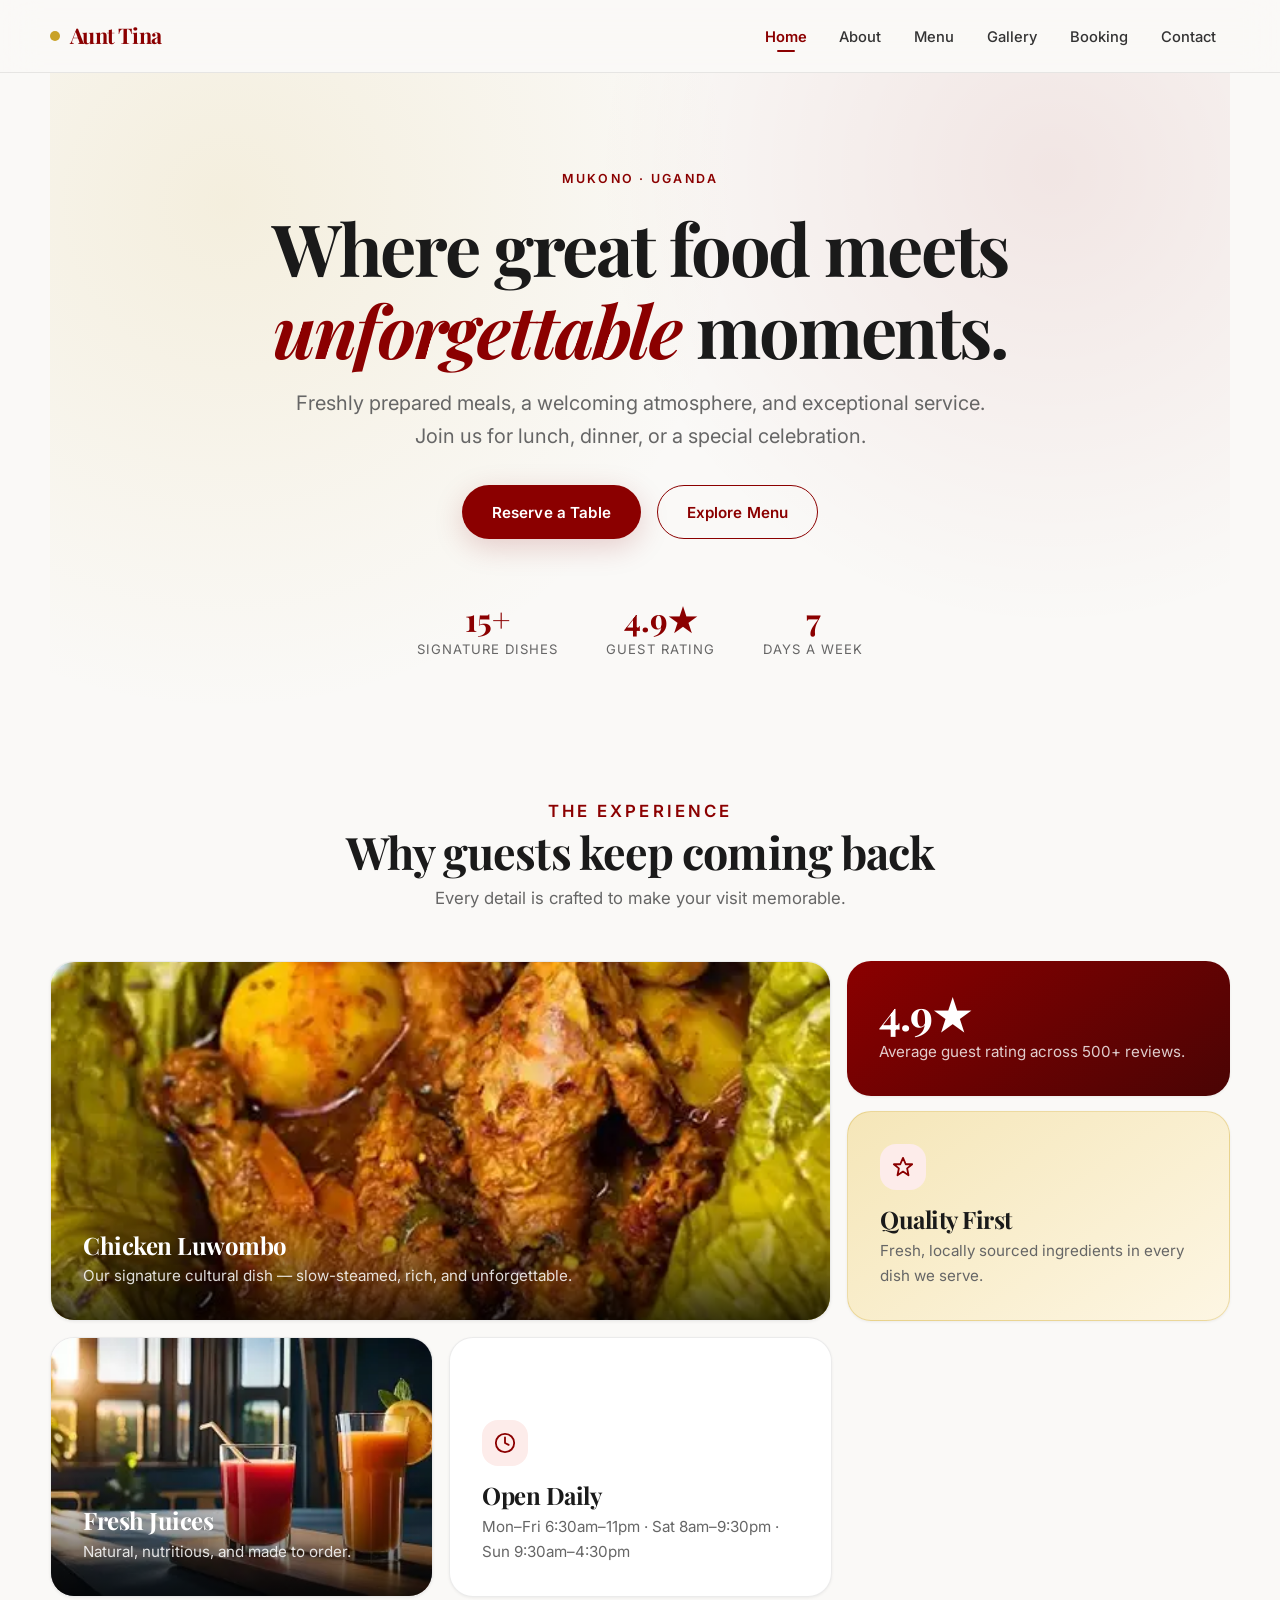
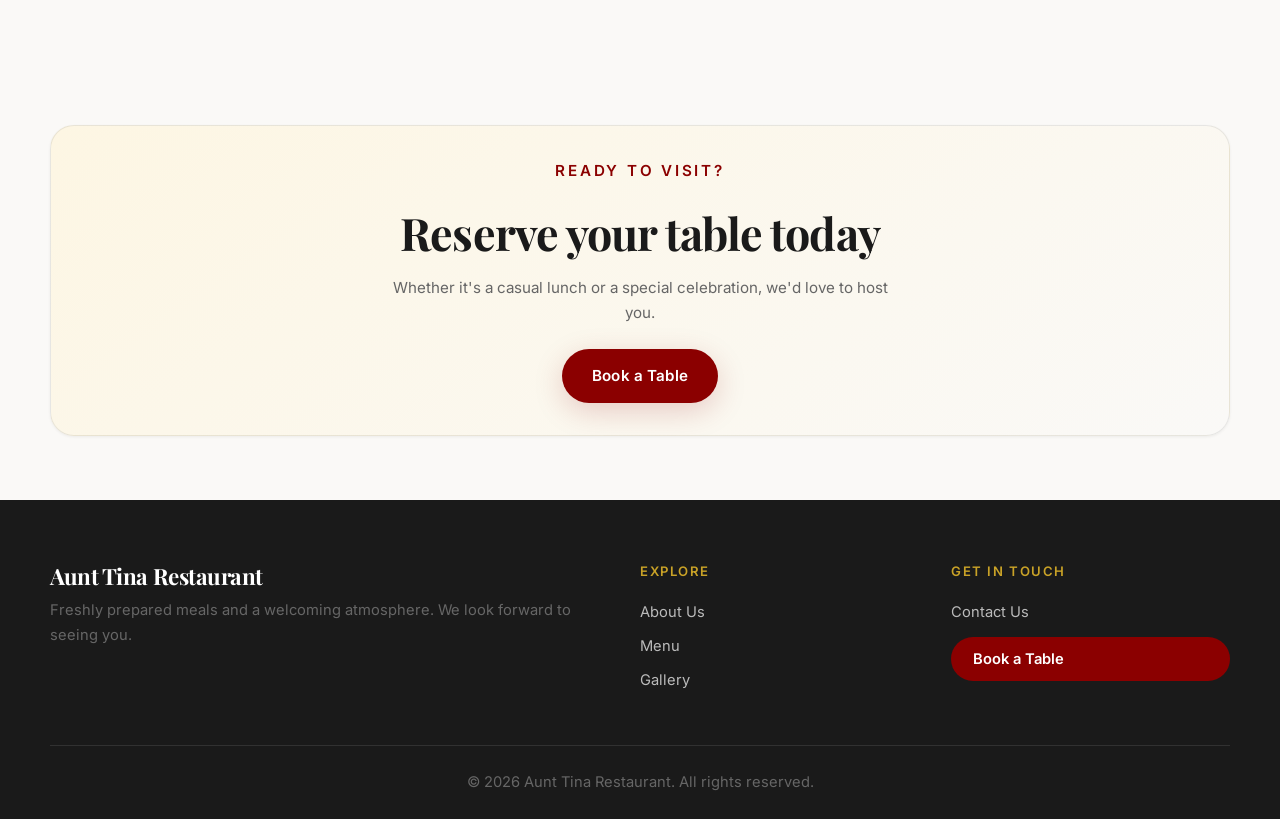
<file: index.html>
<!DOCTYPE html>
<html lang="en">
<head>
  <meta charset="UTF-8" />
  <meta name="viewport" content="width=device-width, initial-scale=1" />
  <meta name="description" content="Enjoy freshly prepared meals, a warm atmosphere, and exceptional service at Aunt Tina Restaurant in Mukono, Uganda." />
  <title>Aunt Tina Restaurant — Freshly Prepared, With Love</title>

  <link rel="preconnect" href="https://fonts.googleapis.com" />
  <link rel="preconnect" href="https://fonts.gstatic.com" crossorigin />
  <link href="https://fonts.googleapis.com/css2?family=Playfair+Display:ital,wght@0,600;0,700;1,600&family=Inter:wght@400;500;600;700&display=swap" rel="stylesheet" />
  <link rel="stylesheet" href="style.css" />
</head>
<body>

  <!-- ===== HEADER / NAV ===== -->
  <header class="site-header">
    <div class="container nav">
      <a class="nav__brand" href="index.html">
        <span class="nav__brand-dot"></span>Aunt Tina
      </a>

      <button class="nav__toggle" aria-label="Toggle menu" aria-expanded="false" aria-controls="nav-links">
        <span></span><span></span><span></span>
      </button>

      <ul class="nav__links" id="nav-links">
        <li><a class="nav__link is-active" href="index.html">Home</a></li>
        <li><a class="nav__link" href="about.html">About</a></li>
        <li><a class="nav__link" href="menu.html">Menu</a></li>
        <li><a class="nav__link" href="gallery.html">Gallery</a></li>
        <li><a class="nav__link" href="booking.html">Booking</a></li>
        <li><a class="nav__link" href="contact.html">Contact</a></li>
      </ul>
    </div>
  </header>

  <main>
    <!-- ===== HERO ===== -->
    <section class="hero container">
      <div class="hero__inner reveal">
        <p class="eyebrow hero__eyebrow">Mukono · Uganda</p>
        <h1>Where great food meets <em>unforgettable</em> moments.</h1>
        <p class="hero__lead">
          Freshly prepared meals, a welcoming atmosphere, and exceptional service.
          Join us for lunch, dinner, or a special celebration.
        </p>
        <div class="hero__actions">
          <a class="btn btn--primary" href="booking.html">Reserve a Table</a>
          <a class="btn btn--ghost" href="menu.html">Explore Menu</a>
        </div>

        <div class="hero__stats">
          <div class="hero__stat"><strong>15+</strong><span>Signature Dishes</span></div>
          <div class="hero__stat"><strong>4.9★</strong><span>Guest Rating</span></div>
          <div class="hero__stat"><strong>7</strong><span>Days a Week</span></div>
        </div>
      </div>
    </section>

    <!-- ===== BENTO HIGHLIGHTS ===== -->
    <section class="section container">
      <div class="section-header reveal">
        <p class="eyebrow">The Experience</p>
        <h2>Why guests keep coming back</h2>
        <p>Every detail is crafted to make your visit memorable.</p>
      </div>

      <div class="bento">
        <!-- Feature media tile -->
        <article class="bento__item bento__item--media span-8 row-2 reveal">
          <img src="chicken.webp" alt="Traditional chicken luwombo served at Aunt Tina Restaurant" />
          <div class="bento__overlay">
            <h3>Chicken Luwombo</h3>
            <p>Our signature cultural dish — slow-steamed, rich, and unforgettable.</p>
          </div>
        </article>

        <!-- Stat tile -->
        <article class="bento__item bento__item--stat span-4 reveal reveal-delay-1">
          <h3>4.9★</h3>
          <p>Average guest rating across 500+ reviews.</p>
        </article>

        <!-- Accent tile -->
        <article class="bento__item bento__item--accent span-4 reveal reveal-delay-2">
          <div class="bento__icon" aria-hidden="true">
            <svg viewBox="0 0 24 24" fill="none" stroke="currentColor" stroke-width="2" stroke-linecap="round" stroke-linejoin="round"><path d="M12 2l3 7h7l-5.5 4.5L18 21l-6-4-6 4 1.5-7.5L2 9h7z"/></svg>
          </div>
          <h3>Quality First</h3>
          <p>Fresh, locally sourced ingredients in every dish we serve.</p>
        </article>

        <!-- Media tile -->
        <article class="bento__item bento__item--media span-4 reveal reveal-delay-2">
          <img src="juice.webp" alt="Fresh fruit juice" />
          <div class="bento__overlay">
            <h3>Fresh Juices</h3>
            <p>Natural, nutritious, and made to order.</p>
          </div>
        </article>

        <!-- Info tile -->
        <article class="bento__item span-4 reveal reveal-delay-3">
          <div class="bento__icon" aria-hidden="true">
            <svg viewBox="0 0 24 24" fill="none" stroke="currentColor" stroke-width="2" stroke-linecap="round" stroke-linejoin="round"><circle cx="12" cy="12" r="10"/><polyline points="12 6 12 12 16 14"/></svg>
          </div>
          <h3>Open Daily</h3>
          <p>Mon–Fri 6:30am–11pm · Sat 8am–9:30pm · Sun 9:30am–4:30pm</p>
        </article>
      </div>
    </section>

    <!-- ===== CTA BAND ===== -->
    <section class="section container">
      <div class="form-card reveal" style="text-align:center;background:linear-gradient(145deg,#fdf6e3,#faf9f7);">
        <p class="eyebrow">Ready to visit?</p>
        <h2 style="margin:0.5rem 0 1rem;">Reserve your table today</h2>
        <p style="max-width:52ch;margin:0 auto 1.5rem;">
          Whether it's a casual lunch or a special celebration, we'd love to host you.
        </p>
        <a class="btn btn--primary" href="booking.html">Book a Table</a>
      </div>
    </section>
  </main>

  <!-- ===== FOOTER ===== -->
  <footer class="site-footer">
    <div class="container">
      <div class="footer-grid">
        <section>
          <h2>Aunt Tina Restaurant</h2>
          <p>Freshly prepared meals and a welcoming atmosphere. We look forward to seeing you.</p>
        </section>
        <section>
          <h3>Explore</h3>
          <a href="about.html">About Us</a>
          <a href="menu.html">Menu</a>
          <a href="gallery.html">Gallery</a>
        </section>
        <section>
          <h3>Get in touch</h3>
          <a href="contact.html">Contact Us</a>
          <a href="booking.html" class="footer-cta">Book a Table</a>
        </section>
      </div>
      <div class="footer-bottom">
        <p>&copy; <span data-year>2026</span> Aunt Tina Restaurant. All rights reserved.</p>
      </div>
    </div>
  </footer>

  <script src="main.js"></script>
</body>
</html>
</file>
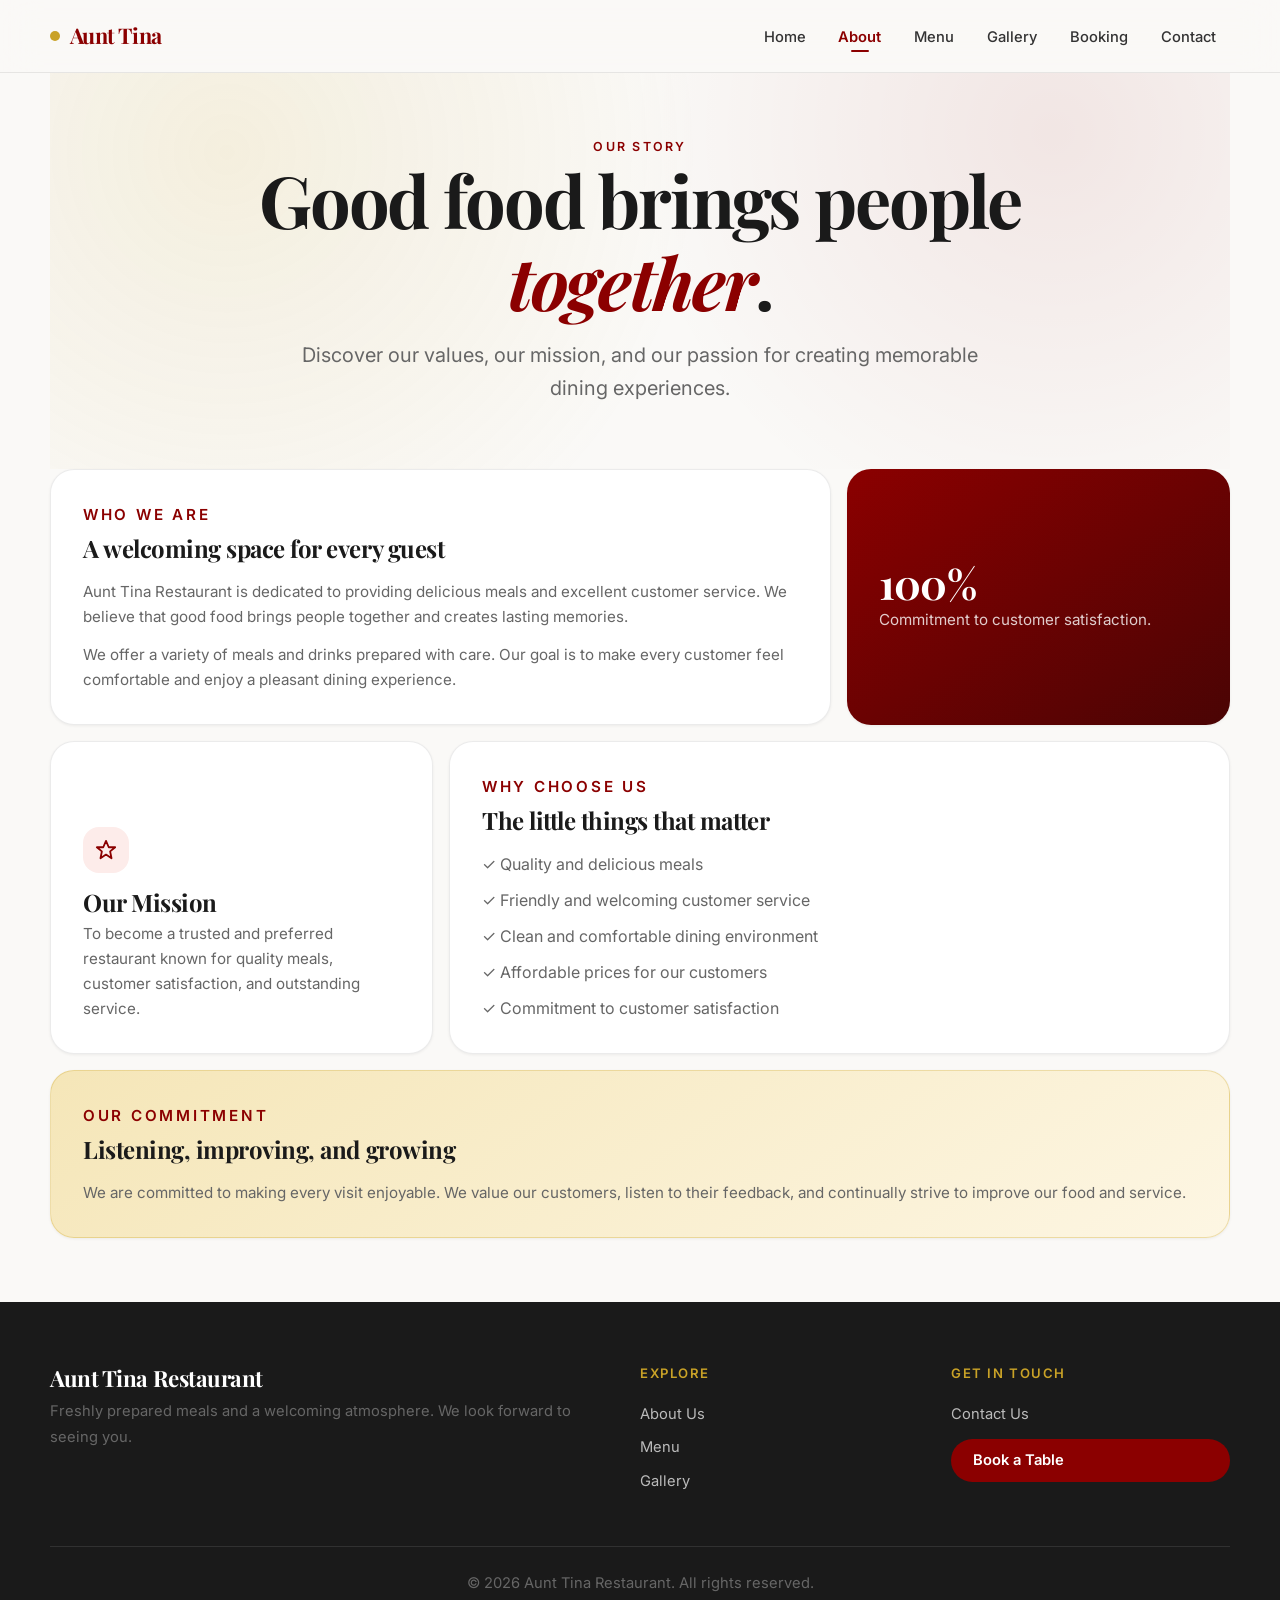
<file: about.html>
<!DOCTYPE html>
<html lang="en">
<head>
  <meta charset="UTF-8" />
  <meta name="viewport" content="width=device-width, initial-scale=1" />
  <meta name="description" content="Discover the story, values, and passion behind Aunt Tina Restaurant." />
  <title>About Us — Aunt Tina Restaurant</title>
  <link rel="preconnect" href="https://fonts.googleapis.com" />
  <link rel="preconnect" href="https://fonts.gstatic.com" crossorigin />
  <link href="https://fonts.googleapis.com/css2?family=Playfair+Display:ital,wght@0,600;0,700;1,600&family=Inter:wght@400;500;600;700&display=swap" rel="stylesheet" />
  <link rel="stylesheet" href="style.css" />
</head>
<body>

  <header class="site-header">
    <div class="container nav">
      <a class="nav__brand" href="index.html"><span class="nav__brand-dot"></span>Aunt Tina</a>
      <button class="nav__toggle" aria-label="Toggle menu" aria-expanded="false" aria-controls="nav-links">
        <span></span><span></span><span></span>
      </button>
      <ul class="nav__links" id="nav-links">
        <li><a class="nav__link" href="index.html">Home</a></li>
        <li><a class="nav__link is-active" href="about.html">About</a></li>
        <li><a class="nav__link" href="menu.html">Menu</a></li>
        <li><a class="nav__link" href="gallery.html">Gallery</a></li>
        <li><a class="nav__link" href="booking.html">Booking</a></li>
        <li><a class="nav__link" href="contact.html">Contact</a></li>
      </ul>
    </div>
  </header>

  <main>
    <section class="hero container" style="padding-block:var(--s-7) var(--s-5);">
      <div class="hero__inner reveal">
        <p class="eyebrow">Our Story</p>
        <h1>Good food brings people <em>together</em>.</h1>
        <p class="hero__lead">Discover our values, our mission, and our passion for creating memorable dining experiences.</p>
      </div>
    </section>

    <section class="section container" style="padding-top:0;">
      <div class="bento">
        <article class="bento__item span-8 reveal">
          <p class="eyebrow">Who We Are</p>
          <h3 style="margin:0.5rem 0 1rem;">A welcoming space for every guest</h3>
          <p>Aunt Tina Restaurant is dedicated to providing delicious meals and excellent customer service. We believe that good food brings people together and creates lasting memories.</p>
          <p style="margin-top:0.8rem;">We offer a variety of meals and drinks prepared with care. Our goal is to make every customer feel comfortable and enjoy a pleasant dining experience.</p>
        </article>

        <article class="bento__item bento__item--stat span-4 reveal reveal-delay-1">
          <h3>100%</h3>
          <p>Commitment to customer satisfaction.</p>
        </article>

        <article class="bento__item span-4 reveal reveal-delay-2">
          <div class="bento__icon" aria-hidden="true">
            <svg viewBox="0 0 24 24" fill="none" stroke="currentColor" stroke-width="2" stroke-linecap="round" stroke-linejoin="round"><path d="M12 2l3 7h7l-5.5 4.5L18 21l-6-4-6 4 1.5-7.5L2 9h7z"/></svg>
          </div>
          <h3>Our Mission</h3>
          <p>To become a trusted and preferred restaurant known for quality meals, customer satisfaction, and outstanding service.</p>
        </article>

        <article class="bento__item span-8 reveal reveal-delay-2">
          <p class="eyebrow">Why Choose Us</p>
          <h3 style="margin:0.5rem 0 1rem;">The little things that matter</h3>
          <ul style="display:grid;gap:0.6rem;color:var(--text-muted);">
            <li>✓ Quality and delicious meals</li>
            <li>✓ Friendly and welcoming customer service</li>
            <li>✓ Clean and comfortable dining environment</li>
            <li>✓ Affordable prices for our customers</li>
            <li>✓ Commitment to customer satisfaction</li>
          </ul>
        </article>

        <article class="bento__item bento__item--accent span-12 reveal reveal-delay-3">
          <p class="eyebrow">Our Commitment</p>
          <h3 style="margin:0.5rem 0 1rem;">Listening, improving, and growing</h3>
          <p>We are committed to making every visit enjoyable. We value our customers, listen to their feedback, and continually strive to improve our food and service.</p>
        </article>
      </div>
    </section>
  </main>

  <footer class="site-footer">
    <div class="container">
      <div class="footer-grid">
        <section>
          <h2>Aunt Tina Restaurant</h2>
          <p>Freshly prepared meals and a welcoming atmosphere. We look forward to seeing you.</p>
        </section>
        <section>
          <h3>Explore</h3>
          <a href="about.html">About Us</a>
          <a href="menu.html">Menu</a>
          <a href="gallery.html">Gallery</a>
        </section>
        <section>
          <h3>Get in touch</h3>
          <a href="contact.html">Contact Us</a>
          <a href="booking.html" class="footer-cta">Book a Table</a>
        </section>
      </div>
      <div class="footer-bottom"><p>&copy; <span data-year>2026</span> Aunt Tina Restaurant. All rights reserved.</p></div>
    </div>
  </footer>

  <script src="main.js"></script>
</body>
</html>
</file>
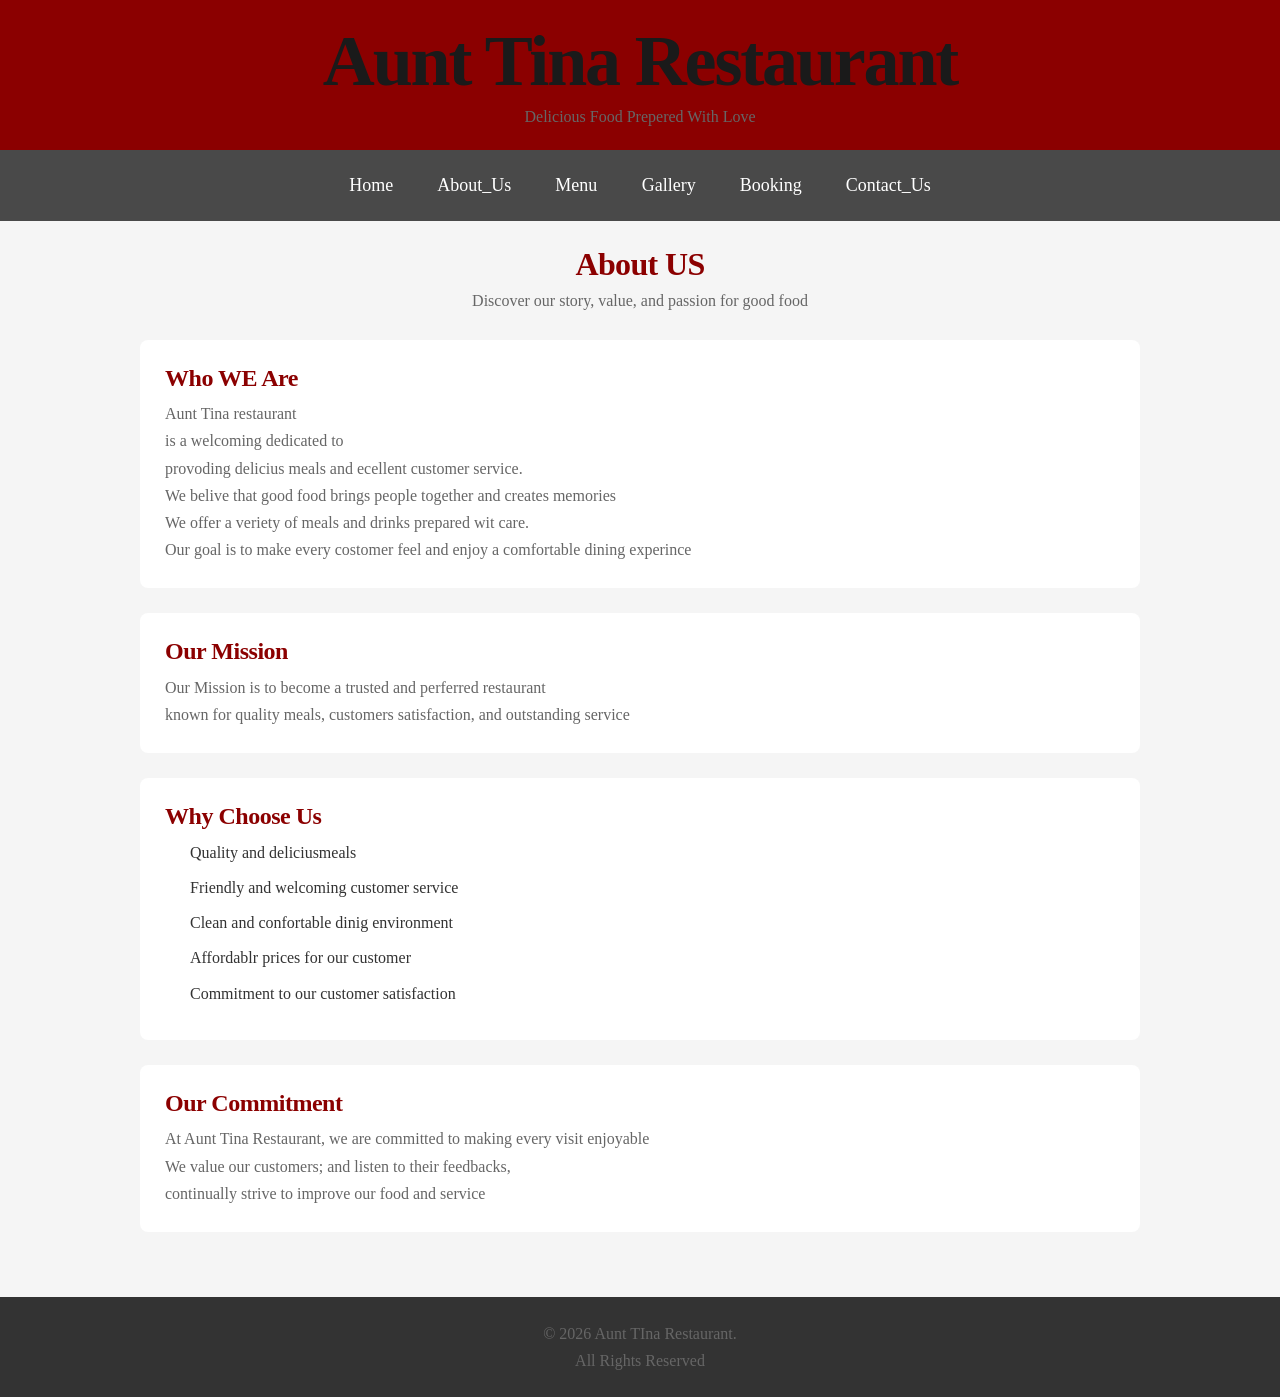
<file: about_us.html>
<!DOCTYPE html>
<html lang="en">
<head>
    <meta charset="UTF-8">
    <meta name="viewport" content="width=device-width, initial-scale=1.0">
    <title>about us</title>
    <link rel="stylesheet" href="style.css">
    <style>
        * {
            box-sizing: border-box;
        }
        body {
            margin: 0;
            font-family: 'Times New Roman', serif;
            background-color: #f5f5f5;
            color: #333;
            line-height: 1.7;
        }
            /* Header*/
        header {
            background-color: #8b0000;
            color: white;
            text-align: center;
            padding: 20px;
        }
        header h1 {
            margin: 0;
        }
        header p {
            margin-top: 0;
        }
           /* NAVIGATION BAR*/
        nav{
            background-color: rgba(0, 0, 0, 0.7);
            padding: 20PX;
            text-align: center;
        }
        nav a{
            color: white;
            text-decoration: none;
            margin: 20px;
            font-size: 18px;
        }
        /* about heading*/
        .page-title {
            text-align: center;
            padding: 25px 12px;
        }
        .page-title h2 {
            color: #8b0000;
            font-size: 32px;
            margin-bottom: 5px;
        }
        .page-title p {
            margin-top: 0;
        }
        /* Main content*/
        .about-container {
            width: 85%;
            max-width: 1000px;
            margin: 0 auto 40px;
        }
        .about-section{
            background-color: white;
            padding: 25px;
            margin-bottom: 25px;
            border-radius: 8px;
            box-shadow: 0 3px 8px rogba(0,0,0,0.1); 
        }
        .about-section h3 {
            color: #8b0000;
            margin-top: 0;
            margin-bottom: 2px solid #8b0000;
            padding-bottom: 8px;
        }
        .about-section ul{
            padding-left: 25px;
        }
        .about-section li {
            margin-bottom: 8px;
        }
        /* Footer*/
        footer {
            background-color: #333;
            color: wheat;
            text-align: center;
            padding: 18px;
        }
        footer p {
            margin: 5px;
        }
        /* Moblie Screens*/
        @media(max-width: 65opx) {
            .about-container{
                width: 92%;
            }
            nav a {
                margin: 7px;
            }
            .page-title h2 {
                font-size: 27px;
            }
        }
    </style>
</head>
<body>
    <header>
        <h1>Aunt Tina Restaurant</h1>
        <p>Delicious Food Prepered With Love</p>
    </header>
    <nav>
         <a href="index.html">Home</a>
         <a href="about_us.html">About_Us</a>
          <a href="menu.html">Menu </a>
           <a href="gallery.html">Gallery</a>
            <a href="booking.html">Booking</a>
             <a href="contact_us.html">Contact_Us</a>
    </nav>
    <section class="page-title">
        <h2>About US</h2>
        <p> Discover our story, value, and passion for good food</p>
    </section>
    <main class="about-container">
        <section class="about-section">
            <h3>Who WE Are </h3>
            <p>Aunt Tina restaurant<br> is a welcoming dedicated to <br>
             provoding delicius meals and ecellent customer service.<br>
            We belive that good food brings people together and creates memories</p>
            <p>We offer a veriety of meals and drinks prepared wit care.<br>
            Our goal is to make every costomer feel and enjoy a comfortable dining experince
        </p>
        </section>
        <section class="about-section">
            <h3>Our Mission</h3>
            <p>
                Our Mission is to become a trusted and perferred restaurant <br>
                known for quality meals, customers satisfaction, and outstanding service
            </p>

        </section>
        <section class="about-section">
            <h3>Why Choose Us</h3>
            <ul>
                <li>Quality and deliciusmeals</li>
                <li>Friendly and welcoming customer service</li>
                <li>Clean and confortable dinig environment</li>
                <li>Affordablr prices for our customer</li>
                <li>Commitment to our customer satisfaction</li>
            </ul>

        </section>
        <section class="about-section">
            <h3>Our Commitment</h3>
            <p>
                At Aunt Tina Restaurant, we are committed to making every visit enjoyable<br>
                We value our customers; and listen to their feedbacks,<br> 
                continually strive to improve our food and service
            </p>

        </section>
    </main>
    <footer>
        <p>&copy; 2026 Aunt TIna Restaurant.<br>
        All Rights Reserved</p>
    </footer>

</body>
</html>
</file>
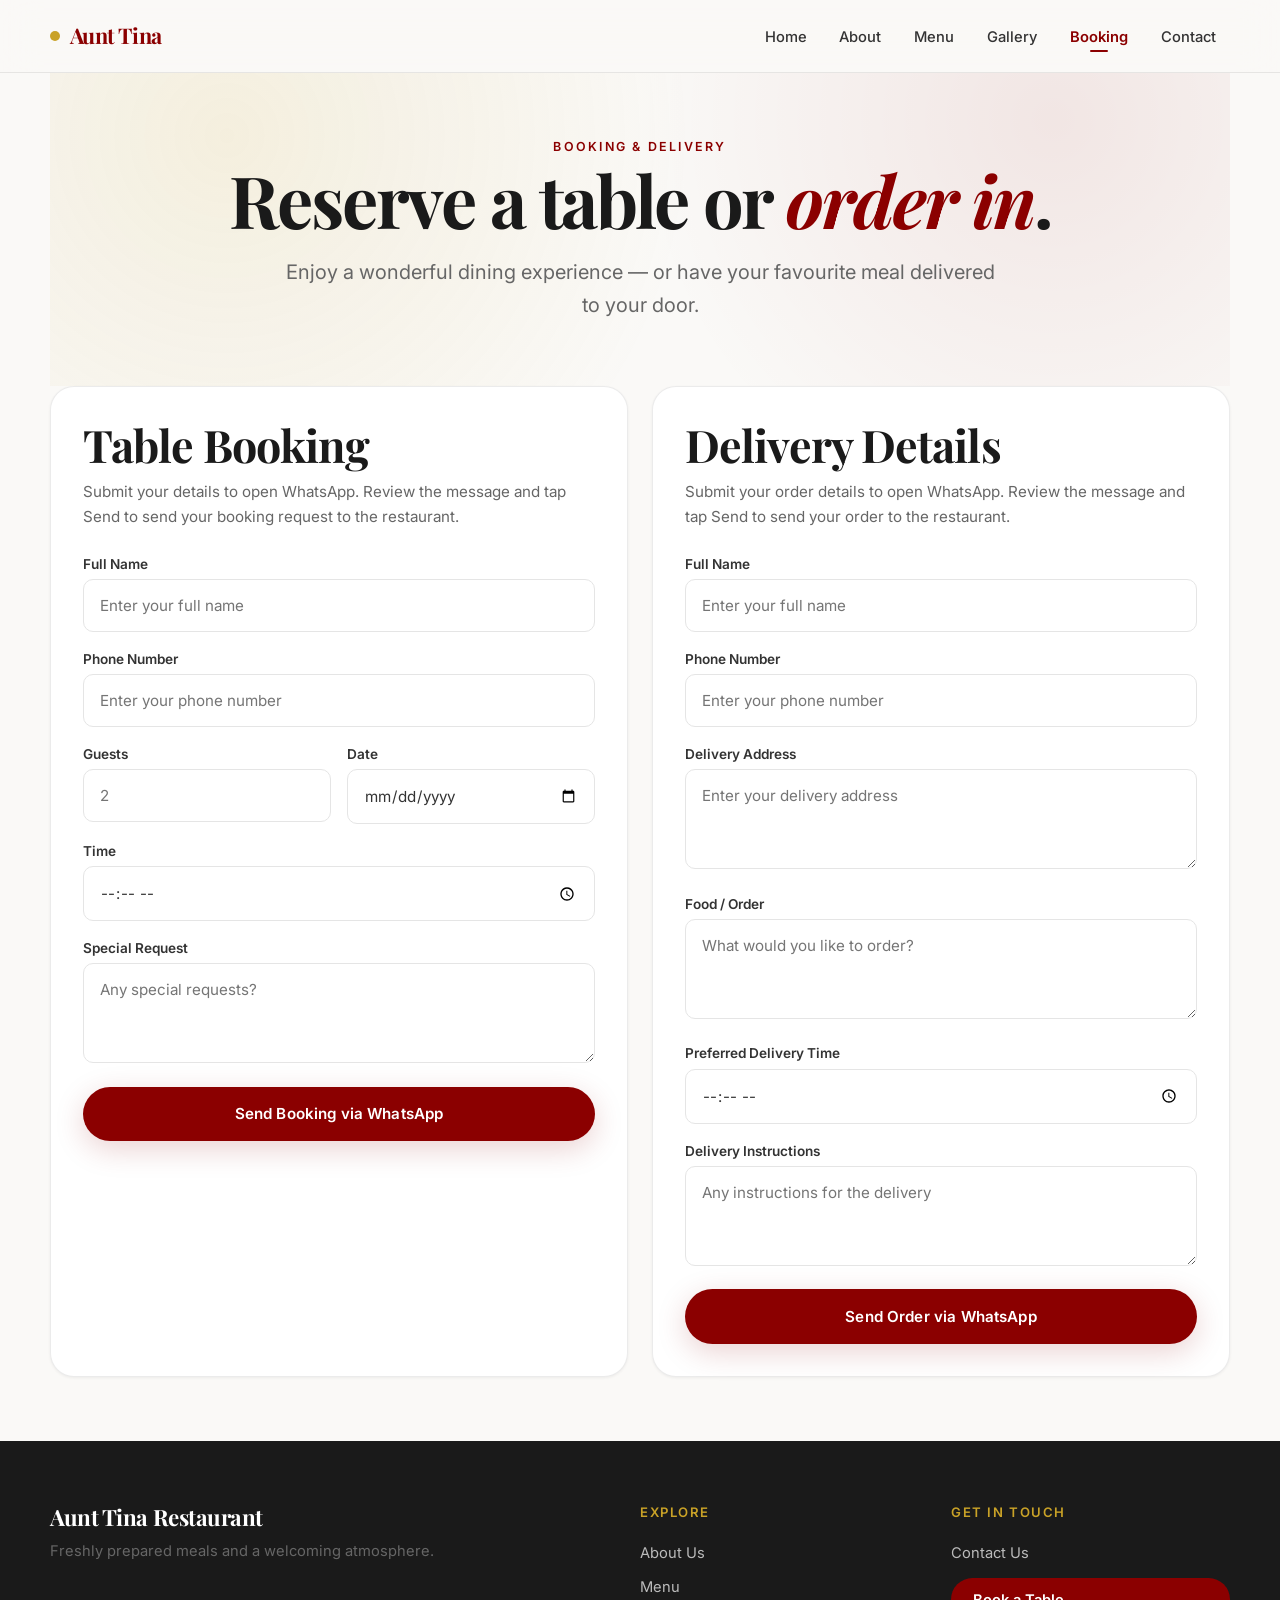
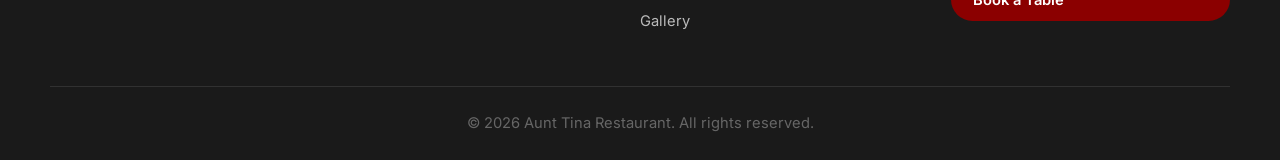
<file: booking.html>
<!DOCTYPE html>
<html lang="en">
<head>
  <meta charset="UTF-8" />
  <meta name="viewport" content="width=device-width, initial-scale=1" />
  <meta name="description" content="Book a table or order delivery from Aunt Tina Restaurant." />
  <title>Booking & Orders — Aunt Tina Restaurant</title>
  <link rel="preconnect" href="https://fonts.googleapis.com" />
  <link rel="preconnect" href="https://fonts.gstatic.com" crossorigin />
  <link href="https://fonts.googleapis.com/css2?family=Playfair+Display:ital,wght@0,600;0,700;1,600&family=Inter:wght@400;500;600;700&display=swap" rel="stylesheet" />
  <link rel="stylesheet" href="style.css" />
</head>
<body>

  <header class="site-header">
    <div class="container nav">
      <a class="nav__brand" href="index.html"><span class="nav__brand-dot"></span>Aunt Tina</a>
      <button class="nav__toggle" aria-label="Toggle menu" aria-expanded="false" aria-controls="nav-links">
        <span></span><span></span><span></span>
      </button>
      <ul class="nav__links" id="nav-links">
        <li><a class="nav__link" href="index.html">Home</a></li>
        <li><a class="nav__link" href="about.html">About</a></li>
        <li><a class="nav__link" href="menu.html">Menu</a></li>
        <li><a class="nav__link" href="gallery.html">Gallery</a></li>
        <li><a class="nav__link is-active" href="booking.html">Booking</a></li>
        <li><a class="nav__link" href="contact.html">Contact</a></li>
      </ul>
    </div>
  </header>

  <main>
    <section class="hero container" style="padding-block:var(--s-7) var(--s-5);">
      <div class="hero__inner reveal">
        <p class="eyebrow">Booking & Delivery</p>
        <h1>Reserve a table or <em>order in</em>.</h1>
        <p class="hero__lead">Enjoy a wonderful dining experience — or have your favourite meal delivered to your door.</p>
      </div>
    </section>

    <section class="section container" style="padding-top:0;">
      <div class="booking-grid">
        <!-- Table booking -->
        <div class="form-card reveal">
          <h2>Table Booking</h2>
          <p>Submit your details to open WhatsApp. Review the message and tap Send to send your booking request to the restaurant.</p>
          <form data-whatsapp-form="Table Booking">
            <div class="form-group"><label for="b-name">Full Name</label><input id="b-name" name="name" type="text" placeholder="Enter your full name" required /></div>
            <div class="form-group"><label for="b-phone">Phone Number</label><input id="b-phone" name="phone" type="tel" placeholder="Enter your phone number" required /></div>
            <div class="form-row">
              <div class="form-group"><label for="b-guests">Guests</label><input id="b-guests" name="guests" type="number" min="1" max="20" placeholder="2" required /></div>
              <div class="form-group"><label for="b-date">Date</label><input id="b-date" name="date" type="date" required /></div>
            </div>
            <div class="form-group"><label for="b-time">Time</label><input id="b-time" name="time" type="time" required /></div>
            <div class="form-group"><label for="b-req">Special Request</label><textarea id="b-req" name="request" placeholder="Any special requests?"></textarea></div>
            <button class="btn btn--primary btn--full" type="submit">Send Booking via WhatsApp</button>
          </form>
        </div>

        <!-- Delivery -->
        <div class="form-card reveal reveal-delay-1">
          <h2>Delivery Details</h2>
          <p>Submit your order details to open WhatsApp. Review the message and tap Send to send your order to the restaurant.</p>
          <form data-whatsapp-form="Delivery Order">
            <div class="form-group"><label for="d-name">Full Name</label><input id="d-name" name="name" type="text" placeholder="Enter your full name" required /></div>
            <div class="form-group"><label for="d-phone">Phone Number</label><input id="d-phone" name="phone" type="tel" placeholder="Enter your phone number" required /></div>
            <div class="form-group"><label for="d-address">Delivery Address</label><textarea id="d-address" name="address" placeholder="Enter your delivery address" required></textarea></div>
            <div class="form-group"><label for="d-food">Food / Order</label><textarea id="d-food" name="food" placeholder="What would you like to order?" required></textarea></div>
            <div class="form-group"><label for="d-time">Preferred Delivery Time</label><input id="d-time" name="time" type="time" required /></div>
            <div class="form-group"><label for="d-notes">Delivery Instructions</label><textarea id="d-notes" name="notes" placeholder="Any instructions for the delivery"></textarea></div>
            <button class="btn btn--primary btn--full" type="submit">Send Order via WhatsApp</button>
          </form>
        </div>
      </div>
    </section>
  </main>

  <footer class="site-footer">
    <div class="container">
      <div class="footer-grid">
        <section><h2>Aunt Tina Restaurant</h2><p>Freshly prepared meals and a welcoming atmosphere.</p></section>
        <section><h3>Explore</h3><a href="about.html">About Us</a><a href="menu.html">Menu</a><a href="gallery.html">Gallery</a></section>
        <section><h3>Get in touch</h3><a href="contact.html">Contact Us</a><a href="booking.html" class="footer-cta">Book a Table</a></section>
      </div>
      <div class="footer-bottom"><p>&copy; <span data-year>2026</span> Aunt Tina Restaurant. All rights reserved.</p></div>
    </div>
  </footer>

  <script src="main.js"></script>
</body>
</html>
</file>
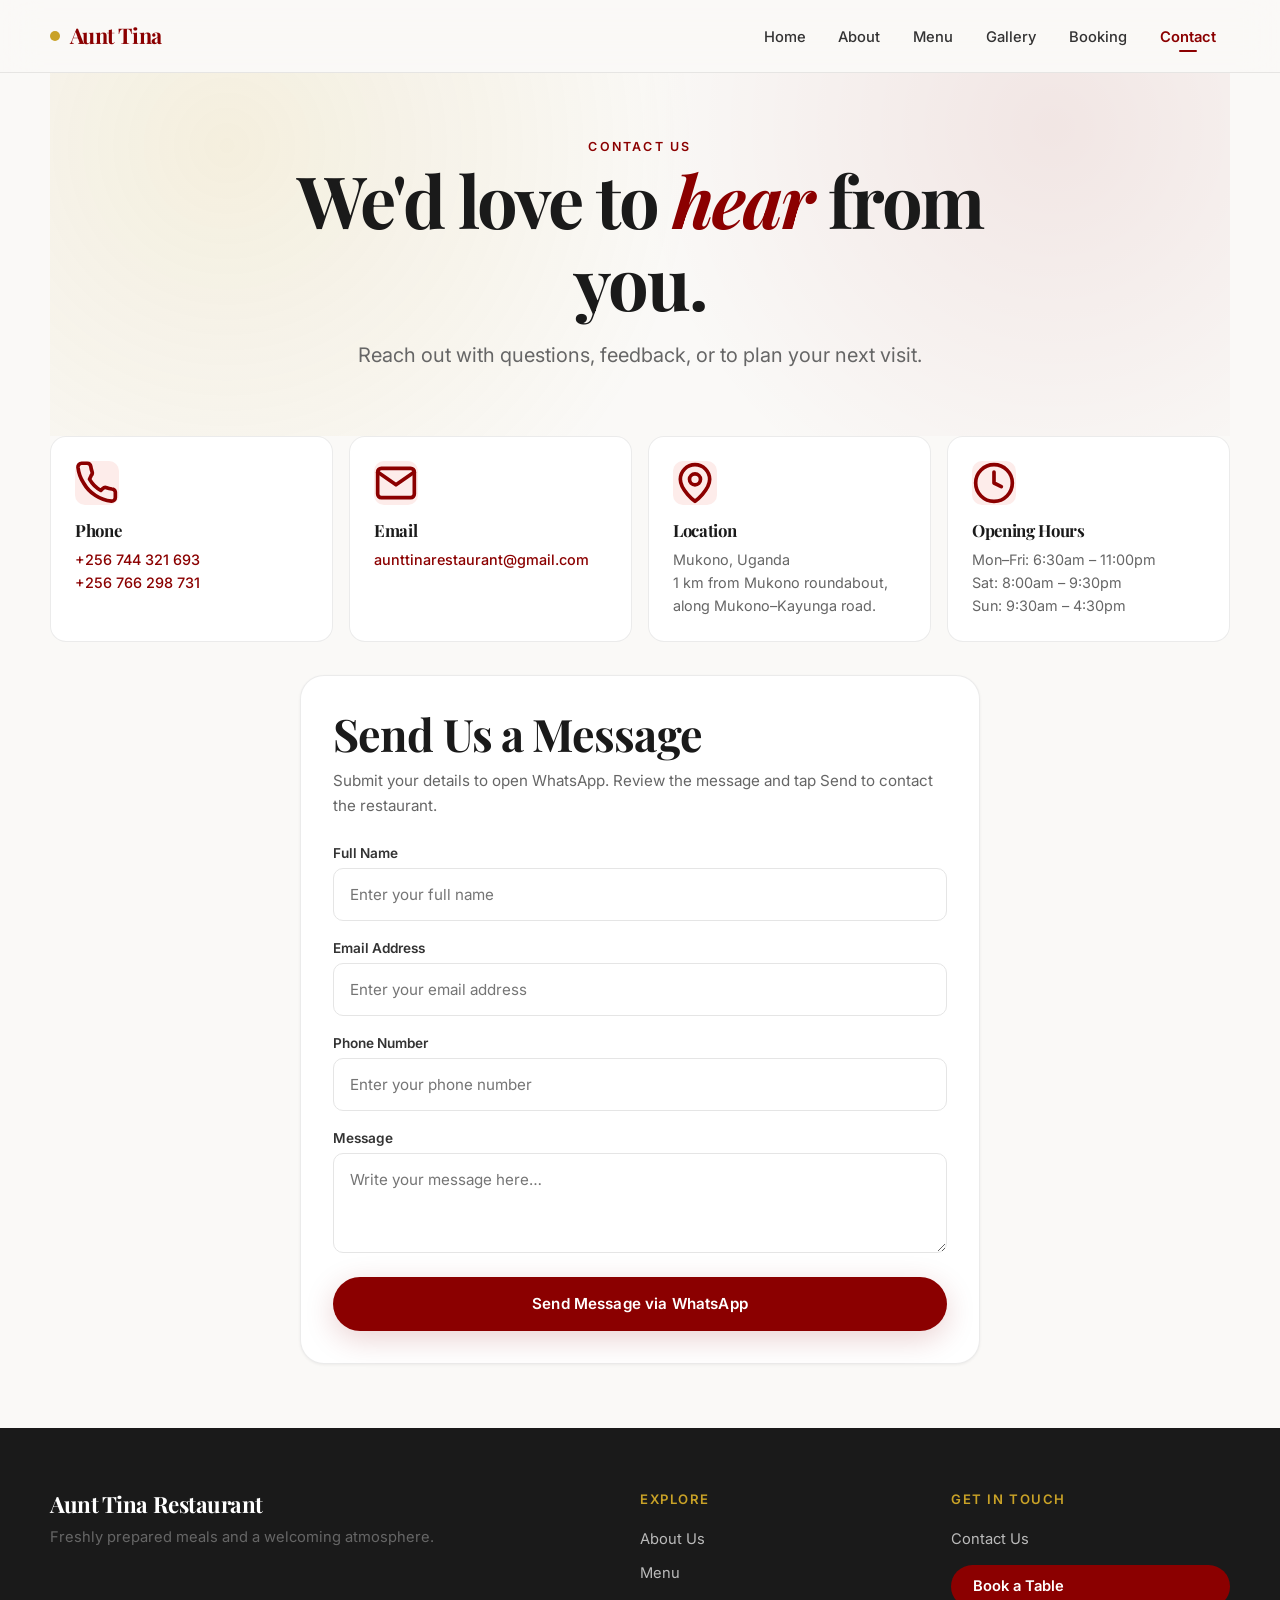
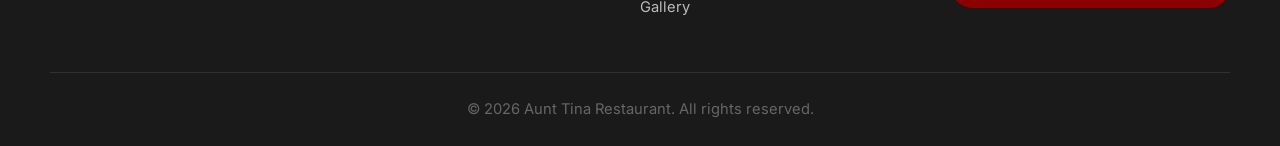
<file: contact.html>
<!DOCTYPE html>
<html lang="en">
<head>
  <meta charset="UTF-8" />
  <meta name="viewport" content="width=device-width, initial-scale=1" />
  <meta name="description" content="Get in touch with Aunt Tina Restaurant — phone, email, location, and opening hours." />
  <title>Contact Us — Aunt Tina Restaurant</title>
  <link rel="preconnect" href="https://fonts.googleapis.com" />
  <link rel="preconnect" href="https://fonts.gstatic.com" crossorigin />
  <link href="https://fonts.googleapis.com/css2?family=Playfair+Display:ital,wght@0,600;0,700;1,600&family=Inter:wght@400;500;600;700&display=swap" rel="stylesheet" />
  <link rel="stylesheet" href="style.css" />
</head>
<body>

  <header class="site-header">
    <div class="container nav">
      <a class="nav__brand" href="index.html"><span class="nav__brand-dot"></span>Aunt Tina</a>
      <button class="nav__toggle" aria-label="Toggle menu" aria-expanded="false" aria-controls="nav-links">
        <span></span><span></span><span></span>
      </button>
      <ul class="nav__links" id="nav-links">
        <li><a class="nav__link" href="index.html">Home</a></li>
        <li><a class="nav__link" href="about.html">About</a></li>
        <li><a class="nav__link" href="menu.html">Menu</a></li>
        <li><a class="nav__link" href="gallery.html">Gallery</a></li>
        <li><a class="nav__link" href="booking.html">Booking</a></li>
        <li><a class="nav__link is-active" href="contact.html">Contact</a></li>
      </ul>
    </div>
  </header>

  <main>
    <section class="hero container" style="padding-block:var(--s-7) var(--s-5);">
      <div class="hero__inner reveal">
        <p class="eyebrow">Contact Us</p>
        <h1>We'd love to <em>hear</em> from you.</h1>
        <p class="hero__lead">Reach out with questions, feedback, or to plan your next visit.</p>
      </div>
    </section>

    <section class="section container" style="padding-top:0;">
      <div class="info-grid reveal">
        <article class="info-card">
          <div class="info-card__icon" aria-hidden="true">
            <svg viewBox="0 0 24 24" fill="none" stroke="currentColor" stroke-width="2" stroke-linecap="round" stroke-linejoin="round"><path d="M22 16.92v3a2 2 0 0 1-2.18 2 19.79 19.79 0 0 1-8.63-3.07A19.5 19.5 0 0 1 4.69 12 19.79 19.79 0 0 1 1.62 3.38 2 2 0 0 1 3.6 1.21h3a2 2 0 0 1 2 1.72 12.84 12.84 0 0 0 .7 2.81 2 2 0 0 1-.45 2.11L7.91 9.91a16 16 0 0 0 6.18 6.18l1.06-1.06a2 2 0 0 1 2.11-.45 12.84 12.84 0 0 0 2.81.7A2 2 0 0 1 22 16.92z"/></svg>
          </div>
          <h3>Phone</h3>
          <p><a href="tel:+256744321693">+256 744 321 693</a><br /><a href="tel:+256766298731">+256 766 298 731</a></p>
        </article>

        <article class="info-card">
          <div class="info-card__icon" aria-hidden="true">
            <svg viewBox="0 0 24 24" fill="none" stroke="currentColor" stroke-width="2" stroke-linecap="round" stroke-linejoin="round"><rect x="2" y="4" width="20" height="16" rx="2"/><path d="m22 6-10 7L2 6"/></svg>
          </div>
          <h3>Email</h3>
          <p><a href="mailto:aunttinarestaurant@gmail.com">aunttinarestaurant@gmail.com</a></p>
        </article>

        <article class="info-card">
          <div class="info-card__icon" aria-hidden="true">
            <svg viewBox="0 0 24 24" fill="none" stroke="currentColor" stroke-width="2" stroke-linecap="round" stroke-linejoin="round"><path d="M20 10c0 6-8 12-8 12s-8-6-8-12a8 8 0 1 1 16 0z"/><circle cx="12" cy="10" r="3"/></svg>
          </div>
          <h3>Location</h3>
          <p>Mukono, Uganda<br />1 km from Mukono roundabout, along Mukono–Kayunga road.</p>
        </article>

        <article class="info-card">
          <div class="info-card__icon" aria-hidden="true">
            <svg viewBox="0 0 24 24" fill="none" stroke="currentColor" stroke-width="2" stroke-linecap="round" stroke-linejoin="round"><circle cx="12" cy="12" r="10"/><polyline points="12 6 12 12 16 14"/></svg>
          </div>
          <h3>Opening Hours</h3>
          <p>Mon–Fri: 6:30am – 11:00pm<br />Sat: 8:00am – 9:30pm<br />Sun: 9:30am – 4:30pm</p>
        </article>
      </div>

      <div class="form-card reveal" style="margin-top:var(--s-5);max-width:680px;margin-inline:auto;">
        <h2>Send Us a Message</h2>
        <p>Submit your details to open WhatsApp. Review the message and tap Send to contact the restaurant.</p>
        <form data-whatsapp-form="Contact Message">
          <div class="form-group"><label for="c-name">Full Name</label><input id="c-name" name="name" type="text" placeholder="Enter your full name" required /></div>
          <div class="form-group"><label for="c-email">Email Address</label><input id="c-email" name="email" type="email" placeholder="Enter your email address" required /></div>
          <div class="form-group"><label for="c-phone">Phone Number</label><input id="c-phone" name="phone" type="tel" placeholder="Enter your phone number" required /></div>
          <div class="form-group"><label for="c-msg">Message</label><textarea id="c-msg" name="message" placeholder="Write your message here…" required></textarea></div>
          <button class="btn btn--primary btn--full" type="submit">Send Message via WhatsApp</button>
        </form>
      </div>
    </section>
  </main>

  <footer class="site-footer">
    <div class="container">
      <div class="footer-grid">
        <section><h2>Aunt Tina Restaurant</h2><p>Freshly prepared meals and a welcoming atmosphere.</p></section>
        <section><h3>Explore</h3><a href="about.html">About Us</a><a href="menu.html">Menu</a><a href="gallery.html">Gallery</a></section>
        <section><h3>Get in touch</h3><a href="contact.html">Contact Us</a><a href="booking.html" class="footer-cta">Book a Table</a></section>
      </div>
      <div class="footer-bottom"><p>&copy; <span data-year>2026</span> Aunt Tina Restaurant. All rights reserved.</p></div>
    </div>
  </footer>

  <script src="main.js"></script>
</body>
</html>
</file>
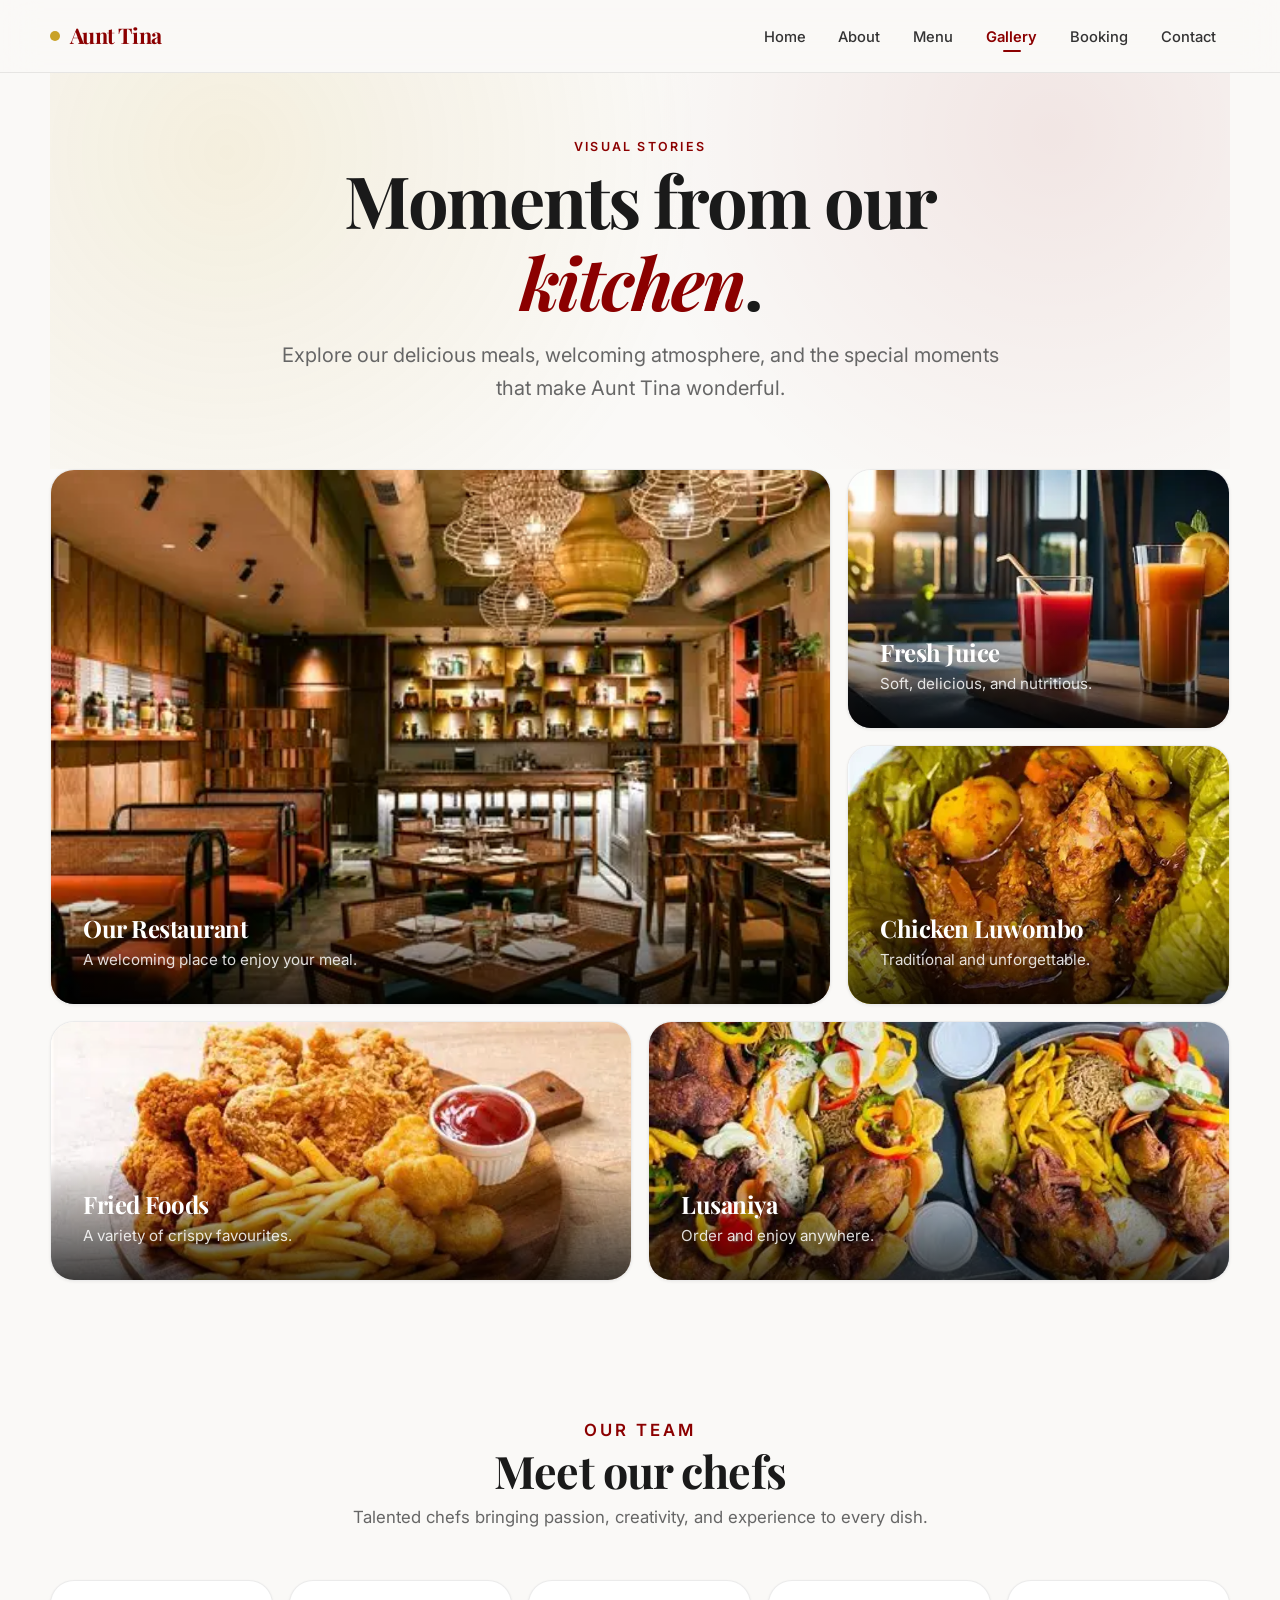
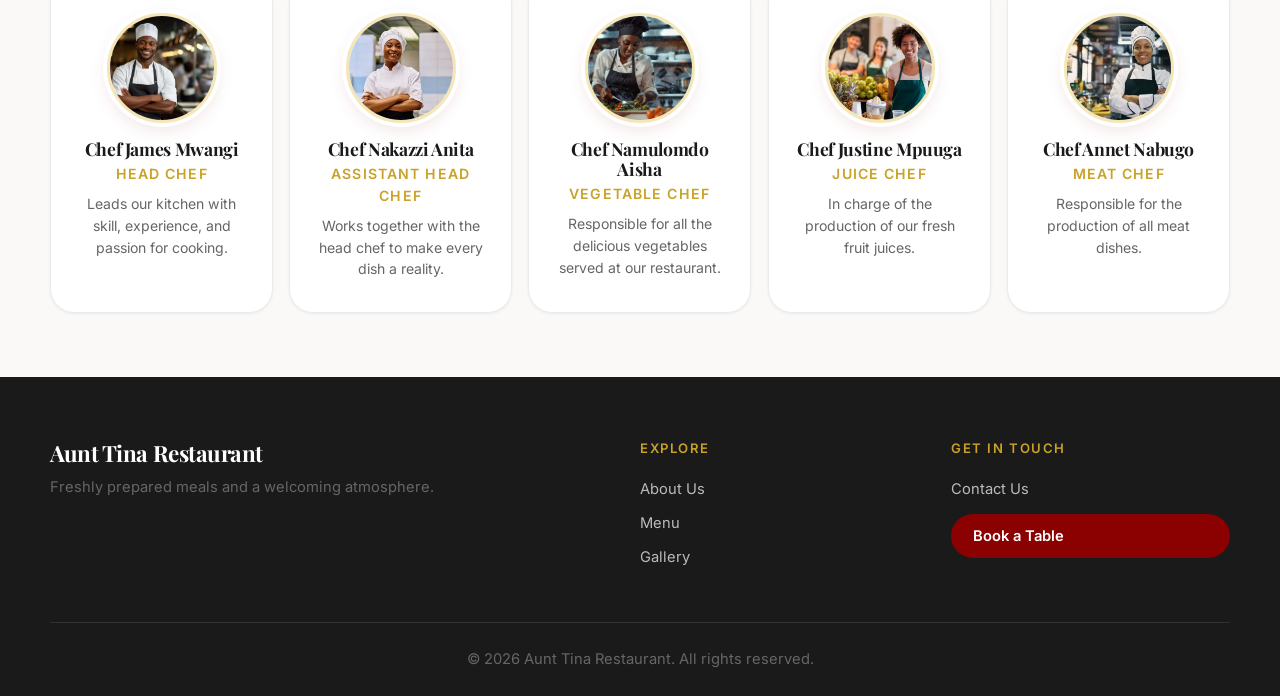
<file: gallery.html>
<!DOCTYPE html>
<html lang="en">
<head>
  <meta charset="UTF-8" />
  <meta name="viewport" content="width=device-width, initial-scale=1" />
  <meta name="description" content="Explore the Aunt Tina Restaurant gallery — our food, our space, and our team." />
  <title>Gallery — Aunt Tina Restaurant</title>
  <link rel="preconnect" href="https://fonts.googleapis.com" />
  <link rel="preconnect" href="https://fonts.gstatic.com" crossorigin />
  <link href="https://fonts.googleapis.com/css2?family=Playfair+Display:ital,wght@0,600;0,700;1,600&family=Inter:wght@400;500;600;700&display=swap" rel="stylesheet" />
  <link rel="stylesheet" href="style.css" />
</head>
<body>

  <header class="site-header">
    <div class="container nav">
      <a class="nav__brand" href="index.html"><span class="nav__brand-dot"></span>Aunt Tina</a>
      <button class="nav__toggle" aria-label="Toggle menu" aria-expanded="false" aria-controls="nav-links">
        <span></span><span></span><span></span>
      </button>
      <ul class="nav__links" id="nav-links">
        <li><a class="nav__link" href="index.html">Home</a></li>
        <li><a class="nav__link" href="about.html">About</a></li>
        <li><a class="nav__link" href="menu.html">Menu</a></li>
        <li><a class="nav__link is-active" href="gallery.html">Gallery</a></li>
        <li><a class="nav__link" href="booking.html">Booking</a></li>
        <li><a class="nav__link" href="contact.html">Contact</a></li>
      </ul>
    </div>
  </header>

  <main>
    <section class="hero container" style="padding-block:var(--s-7) var(--s-5);">
      <div class="hero__inner reveal">
        <p class="eyebrow">Visual Stories</p>
        <h1>Moments from our <em>kitchen</em>.</h1>
        <p class="hero__lead">Explore our delicious meals, welcoming atmosphere, and the special moments that make Aunt Tina wonderful.</p>
      </div>
    </section>

    <section class="section container" style="padding-top:0;">
      <div class="bento">
        <article class="bento__item bento__item--media span-8 row-2 reveal">
          <img src="OIP.webp" alt="Restaurant interior" />
          <div class="bento__overlay"><h3>Our Restaurant</h3><p>A welcoming place to enjoy your meal.</p></div>
        </article>

        <article class="bento__item bento__item--media span-4 reveal reveal-delay-1">
          <img src="juice.webp" alt="Fresh fruit juice" />
          <div class="bento__overlay"><h3>Fresh Juice</h3><p>Soft, delicious, and nutritious.</p></div>
        </article>

        <article class="bento__item bento__item--media span-4 reveal reveal-delay-2">
          <img src="chicken.webp" alt="Chicken luwombo" />
          <div class="bento__overlay"><h3>Chicken Luwombo</h3><p>Traditional and unforgettable.</p></div>
        </article>

        <article class="bento__item bento__item--media span-6 reveal">
          <img src="foood%204%20.jpg.webp" alt="Fried foods" />
          <div class="bento__overlay"><h3>Fried Foods</h3><p>A variety of crispy favourites.</p></div>
        </article>

        <article class="bento__item bento__item--media span-6 reveal reveal-delay-1">
          <img src="lusaniya%201.webp" alt="Lusaniya" />
          <div class="bento__overlay"><h3>Lusaniya</h3><p>Order and enjoy anywhere.</p></div>
        </article>
      </div>
    </section>

    <section class="section container">
      <div class="section-header reveal">
        <p class="eyebrow">Our Team</p>
        <h2>Meet our chefs</h2>
        <p>Talented chefs bringing passion, creativity, and experience to every dish.</p>
      </div>

      <div class="chefs-grid">
        <article class="chef-card reveal">
          <img class="chef-card__photo" src="hd%20chef.jpg" alt="Chef James Mwangi" />
          <h3>Chef James Mwangi</h3>
          <p class="chef-card__role">Head Chef</p>
          <p>Leads our kitchen with skill, experience, and passion for cooking.</p>
        </article>

        <article class="chef-card reveal reveal-delay-1">
          <img class="chef-card__photo" src="ass%20hd%20chef5.webp" alt="Chef Nakazzi Anita" />
          <h3>Chef Nakazzi Anita</h3>
          <p class="chef-card__role">Assistant Head Chef</p>
          <p>Works together with the head chef to make every dish a reality.</p>
        </article>

        <article class="chef-card reveal reveal-delay-2">
          <img class="chef-card__photo" src="chef%201.jpg" alt="Chef Aisha Namulomdo" />
          <h3>Chef Namulomdo Aisha</h3>
          <p class="chef-card__role">Vegetable Chef</p>
          <p>Responsible for all the delicious vegetables served at our restaurant.</p>
        </article>

        <article class="chef-card reveal reveal-delay-2">
          <img class="chef-card__photo" src="juice%20d%20chef.jpg" alt="Chef Justine Mpuuga" />
          <h3>Chef Justine Mpuuga</h3>
          <p class="chef-card__role">Juice Chef</p>
          <p>In charge of the production of our fresh fruit juices.</p>
        </article>

        <article class="chef-card reveal reveal-delay-3">
          <img class="chef-card__photo" src="chef%204.webp" alt="Chef Annet Nabugo" />
          <h3>Chef Annet Nabugo</h3>
          <p class="chef-card__role">Meat Chef</p>
          <p>Responsible for the production of all meat dishes.</p>
        </article>
      </div>
    </section>
  </main>

  <footer class="site-footer">
    <div class="container">
      <div class="footer-grid">
        <section><h2>Aunt Tina Restaurant</h2><p>Freshly prepared meals and a welcoming atmosphere.</p></section>
        <section><h3>Explore</h3><a href="about.html">About Us</a><a href="menu.html">Menu</a><a href="gallery.html">Gallery</a></section>
        <section><h3>Get in touch</h3><a href="contact.html">Contact Us</a><a href="booking.html" class="footer-cta">Book a Table</a></section>
      </div>
      <div class="footer-bottom"><p>&copy; <span data-year>2026</span> Aunt Tina Restaurant. All rights reserved.</p></div>
    </div>
  </footer>

  <script src="main.js"></script>
</body>
</html>
</file>
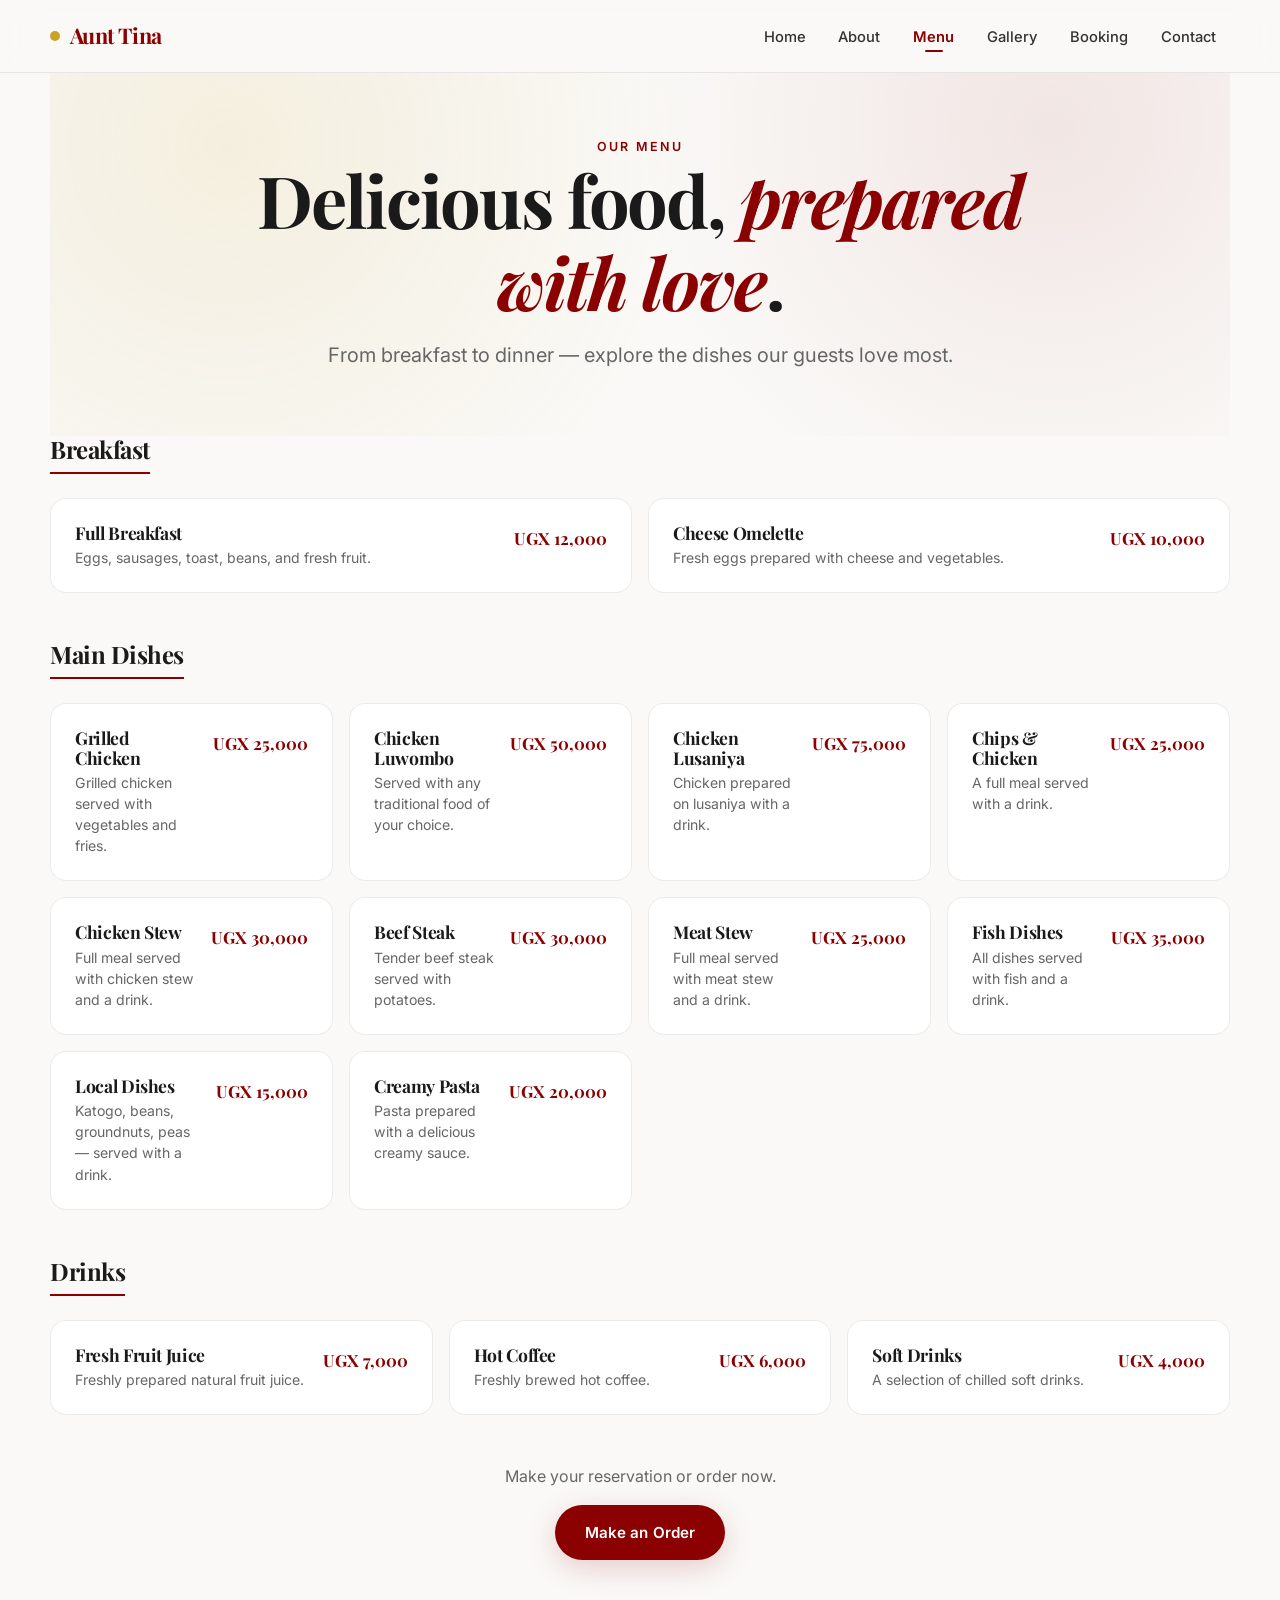
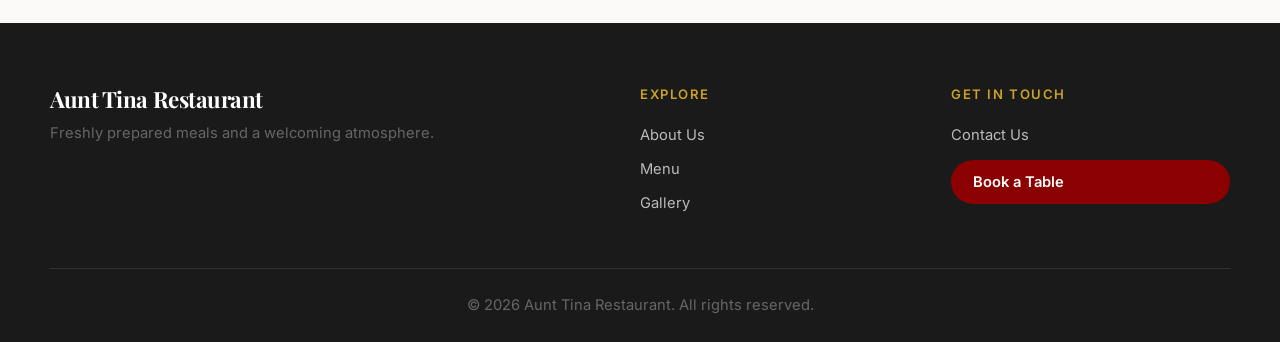
<file: menu.html>
<!DOCTYPE html>
<html lang="en">
<head>
  <meta charset="UTF-8" />
  <meta name="viewport" content="width=device-width, initial-scale=1" />
  <meta name="description" content="Explore the Aunt Tina Restaurant menu — breakfast, main dishes, and drinks." />
  <title>Menu — Aunt Tina Restaurant</title>
  <link rel="preconnect" href="https://fonts.googleapis.com" />
  <link rel="preconnect" href="https://fonts.gstatic.com" crossorigin />
  <link href="https://fonts.googleapis.com/css2?family=Playfair+Display:ital,wght@0,600;0,700;1,600&family=Inter:wght@400;500;600;700&display=swap" rel="stylesheet" />
  <link rel="stylesheet" href="style.css" />
</head>
<body>

  <header class="site-header">
    <div class="container nav">
      <a class="nav__brand" href="index.html"><span class="nav__brand-dot"></span>Aunt Tina</a>
      <button class="nav__toggle" aria-label="Toggle menu" aria-expanded="false" aria-controls="nav-links">
        <span></span><span></span><span></span>
      </button>
      <ul class="nav__links" id="nav-links">
        <li><a class="nav__link" href="index.html">Home</a></li>
        <li><a class="nav__link" href="about.html">About</a></li>
        <li><a class="nav__link is-active" href="menu.html">Menu</a></li>
        <li><a class="nav__link" href="gallery.html">Gallery</a></li>
        <li><a class="nav__link" href="booking.html">Booking</a></li>
        <li><a class="nav__link" href="contact.html">Contact</a></li>
      </ul>
    </div>
  </header>

  <main>
    <section class="hero container" style="padding-block:var(--s-7) var(--s-5);">
      <div class="hero__inner reveal">
        <p class="eyebrow">Our Menu</p>
        <h1>Delicious food, <em>prepared with love</em>.</h1>
        <p class="hero__lead">From breakfast to dinner — explore the dishes our guests love most.</p>
      </div>
    </section>

    <section class="section container" style="padding-top:0;">
      <!-- Breakfast -->
      <div class="menu-category reveal">
        <h2 class="menu-category__title">Breakfast</h2>
        <div class="menu-grid">
          <div class="menu-card">
            <div><h3>Full Breakfast</h3><p>Eggs, sausages, toast, beans, and fresh fruit.</p></div>
            <span class="menu-card__price">UGX 12,000</span>
          </div>
          <div class="menu-card">
            <div><h3>Cheese Omelette</h3><p>Fresh eggs prepared with cheese and vegetables.</p></div>
            <span class="menu-card__price">UGX 10,000</span>
          </div>
        </div>
      </div>

      <!-- Main Dishes -->
      <div class="menu-category reveal">
        <h2 class="menu-category__title">Main Dishes</h2>
        <div class="menu-grid">
          <div class="menu-card"><div><h3>Grilled Chicken</h3><p>Grilled chicken served with vegetables and fries.</p></div><span class="menu-card__price">UGX 25,000</span></div>
          <div class="menu-card"><div><h3>Chicken Luwombo</h3><p>Served with any traditional food of your choice.</p></div><span class="menu-card__price">UGX 50,000</span></div>
          <div class="menu-card"><div><h3>Chicken Lusaniya</h3><p>Chicken prepared on lusaniya with a drink.</p></div><span class="menu-card__price">UGX 75,000</span></div>
          <div class="menu-card"><div><h3>Chips & Chicken</h3><p>A full meal served with a drink.</p></div><span class="menu-card__price">UGX 25,000</span></div>
          <div class="menu-card"><div><h3>Chicken Stew</h3><p>Full meal served with chicken stew and a drink.</p></div><span class="menu-card__price">UGX 30,000</span></div>
          <div class="menu-card"><div><h3>Beef Steak</h3><p>Tender beef steak served with potatoes.</p></div><span class="menu-card__price">UGX 30,000</span></div>
          <div class="menu-card"><div><h3>Meat Stew</h3><p>Full meal served with meat stew and a drink.</p></div><span class="menu-card__price">UGX 25,000</span></div>
          <div class="menu-card"><div><h3>Fish Dishes</h3><p>All dishes served with fish and a drink.</p></div><span class="menu-card__price">UGX 35,000</span></div>
          <div class="menu-card"><div><h3>Local Dishes</h3><p>Katogo, beans, groundnuts, peas — served with a drink.</p></div><span class="menu-card__price">UGX 15,000</span></div>
          <div class="menu-card"><div><h3>Creamy Pasta</h3><p>Pasta prepared with a delicious creamy sauce.</p></div><span class="menu-card__price">UGX 20,000</span></div>
        </div>
      </div>

      <!-- Drinks -->
      <div class="menu-category reveal">
        <h2 class="menu-category__title">Drinks</h2>
        <div class="menu-grid">
          <div class="menu-card"><div><h3>Fresh Fruit Juice</h3><p>Freshly prepared natural fruit juice.</p></div><span class="menu-card__price">UGX 7,000</span></div>
          <div class="menu-card"><div><h3>Hot Coffee</h3><p>Freshly brewed hot coffee.</p></div><span class="menu-card__price">UGX 6,000</span></div>
          <div class="menu-card"><div><h3>Soft Drinks</h3><p>A selection of chilled soft drinks.</p></div><span class="menu-card__price">UGX 4,000</span></div>
        </div>
      </div>

      <div style="text-align:center;" class="reveal">
        <p style="margin-bottom:1rem;">Make your reservation or order now.</p>
        <a class="btn btn--primary" href="booking.html">Make an Order</a>
      </div>
    </section>
  </main>

  <footer class="site-footer">
    <div class="container">
      <div class="footer-grid">
        <section><h2>Aunt Tina Restaurant</h2><p>Freshly prepared meals and a welcoming atmosphere.</p></section>
        <section><h3>Explore</h3><a href="about.html">About Us</a><a href="menu.html">Menu</a><a href="gallery.html">Gallery</a></section>
        <section><h3>Get in touch</h3><a href="contact.html">Contact Us</a><a href="booking.html" class="footer-cta">Book a Table</a></section>
      </div>
      <div class="footer-bottom"><p>&copy; <span data-year>2026</span> Aunt Tina Restaurant. All rights reserved.</p></div>
    </div>
  </footer>

  <script src="main.js"></script>
</body>
</html>
</file>
<file: style.css>
/* ============================================
   AUNT TINA RESTAURANT — MODERN DESIGN SYSTEM
   ============================================ */

/* ---------- 1. CSS VARIABLES ---------- */
:root {
  /* Brand colors */
  --brand-900: #4a0404;
  --brand-700: #8b0000;
  --brand-500: #c0392b;
  --brand-400: #e74c3c;
  --brand-100: #fdecea;

  /* Neutrals */
  --ink-900: #1a1a1a;
  --ink-700: #333333;
  --ink-500: #666666;
  --ink-300: #a0a0a0;
  --ink-100: #e5e5e5;
  --paper: #faf9f7;
  --white: #ffffff;

  /* Accents */
  --gold: #c9a227;
  --gold-soft: #f5e6b8;

  /* Semantic */
  --bg: var(--paper);
  --surface: var(--white);
  --text: var(--ink-700);
  --text-muted: var(--ink-500);
  --border: rgba(0, 0, 0, 0.08);

  /* Effects */
  --shadow-sm: 0 1px 3px rgba(0, 0, 0, 0.06);
  --shadow-md: 0 4px 16px rgba(0, 0, 0, 0.08);
  --shadow-lg: 0 12px 40px rgba(0, 0, 0, 0.12);
  --shadow-glow: 0 8px 30px rgba(139, 0, 0, 0.18);

  /* Radii */
  --r-sm: 10px;
  --r-md: 16px;
  --r-lg: 24px;
  --r-xl: 32px;
  --r-full: 999px;

  /* Spacing scale (8px base) */
  --s-1: 4px;
  --s-2: 8px;
  --s-3: 16px;
  --s-4: 24px;
  --s-5: 32px;
  --s-6: 48px;
  --s-7: 64px;
  --s-8: 96px;

  /* Typography */
  --font-display: "Playfair Display", Georgia, serif;
  --font-body: "Inter", system-ui, -apple-system, sans-serif;

  /* Layout */
  --container: 1180px;
  --nav-h: 72px;

  /* Motion */
  --ease-out: cubic-bezier(0.22, 1, 0.36, 1);
  --ease-spring: cubic-bezier(0.34, 1.56, 0.64, 1);
}

/* ---------- 2. RESET ---------- */
*, *::before, *::after {
  box-sizing: border-box;
  margin: 0;
  padding: 0;
}

html {
  scroll-behavior: smooth;
  -webkit-text-size-adjust: 100%;
}

body {
  font-family: var(--font-body);
  background: var(--bg);
  color: var(--text);
  line-height: 1.65;
  font-size: 16px;
  -webkit-font-smoothing: antialiased;
  min-height: 100vh;
  display: flex;
  flex-direction: column;
}

img {
  max-width: 100%;
  height: auto;
  display: block;
}

a {
  color: inherit;
  text-decoration: none;
}

ul { list-style: none; }

button, input, select, textarea {
  font: inherit;
  color: inherit;
}

:focus-visible {
  outline: 3px solid var(--gold);
  outline-offset: 3px;
}

/* ---------- 3. TYPOGRAPHY ---------- */
h1, h2, h3, h4 {
  font-family: var(--font-display);
  color: var(--ink-900);
  line-height: 1.15;
  letter-spacing: -0.02em;
  font-weight: 700;
}

h1 {
  font-size: clamp(2.4rem, 6vw, 4.5rem);
  letter-spacing: -0.03em;
}

h2 {
  font-size: clamp(1.8rem, 4vw, 2.8rem);
  letter-spacing: -0.02em;
}

h3 {
  font-size: clamp(1.2rem, 2.5vw, 1.5rem);
}

p { color: var(--text-muted); }

.eyebrow {
  font-family: var(--font-body);
  font-size: 0.78rem;
  font-weight: 600;
  letter-spacing: 0.18em;
  text-transform: uppercase;
  color: var(--brand-700);
}

/* ---------- 4. LAYOUT UTILITIES ---------- */
.container {
  width: min(100% - 2.5rem, var(--container));
  margin-inline: auto;
}

.section {
  padding-block: var(--s-7);
}

.section--tight { padding-block: var(--s-6); }

.section-header {
  text-align: center;
  max-width: 640px;
  margin: 0 auto var(--s-6);
}

.section-header p {
  margin-top: var(--s-2);
  font-size: 1.05rem;
}

/* ---------- 5. BUTTONS ---------- */
.btn {
  display: inline-flex;
  align-items: center;
  justify-content: center;
  gap: var(--s-2);
  padding: 0.85rem 1.8rem;
  border-radius: var(--r-full);
  font-family: var(--font-body);
  font-weight: 600;
  font-size: 0.95rem;
  letter-spacing: 0.01em;
  border: 1.5px solid transparent;
  cursor: pointer;
  transition: transform 0.25s var(--ease-spring),
              box-shadow 0.25s var(--ease-out),
              background 0.25s var(--ease-out),
              color 0.25s var(--ease-out);
  -webkit-tap-highlight-color: transparent;
}

.btn:active { transform: scale(0.97); }

.btn--primary {
  background: var(--brand-700);
  color: var(--white);
  box-shadow: var(--shadow-glow);
}

.btn--primary:hover {
  background: var(--brand-900);
  transform: translateY(-2px);
  box-shadow: 0 14px 34px rgba(139, 0, 0, 0.28);
}

.btn--ghost {
  background: transparent;
  color: var(--brand-700);
  border-color: var(--brand-700);
}

.btn--ghost:hover {
  background: var(--brand-700);
  color: var(--white);
  transform: translateY(-2px);
}

.btn--gold {
  background: var(--gold);
  color: var(--ink-900);
}

.btn--gold:hover {
  background: var(--gold-soft);
  transform: translateY(-2px);
  box-shadow: var(--shadow-md);
}

.btn--full { width: 100%; }

/* ---------- 6. HEADER / NAV (Frosted Glass) ---------- */
.site-header {
  position: sticky;
  top: 0;
  z-index: 1000;
  background: rgba(250, 249, 247, 0.72);
  backdrop-filter: saturate(180%) blur(18px);
  -webkit-backdrop-filter: saturate(180%) blur(18px);
  border-bottom: 1px solid var(--border);
  transition: box-shadow 0.3s var(--ease-out);
}

.site-header.is-scrolled { box-shadow: var(--shadow-sm); }

.nav {
  height: var(--nav-h);
  display: flex;
  align-items: center;
  justify-content: space-between;
}

.nav__brand {
  font-family: var(--font-display);
  font-size: 1.35rem;
  font-weight: 700;
  letter-spacing: -0.02em;
  color: var(--brand-700);
  display: flex;
  align-items: center;
  gap: 0.6rem;
}

.nav__brand-dot {
  width: 10px;
  height: 10px;
  border-radius: 50%;
  background: var(--gold);
  display: inline-block;
}

.nav__links {
  display: flex;
  align-items: center;
  gap: var(--s-1);
  list-style: none;
}

.nav__link {
  position: relative;
  padding: 0.5rem 0.9rem;
  font-size: 0.92rem;
  font-weight: 500;
  color: var(--ink-700);
  border-radius: var(--r-full);
  transition: color 0.2s, background 0.2s;
}

.nav__link:hover {
  background: rgba(139, 0, 0, 0.06);
  color: var(--brand-700);
}

.nav__link.is-active {
  color: var(--brand-700);
  font-weight: 600;
}

.nav__link.is-active::after {
  content: "";
  position: absolute;
  bottom: 2px;
  left: 50%;
  transform: translateX(-50%);
  width: 18px;
  height: 2px;
  border-radius: 2px;
  background: var(--brand-700);
}

/* Mobile nav toggle */
.nav__toggle {
  display: none;
  background: none;
  border: none;
  cursor: pointer;
  padding: 0.4rem;
  border-radius: var(--r-sm);
  color: var(--ink-900);
}

.nav__toggle span {
  display: block;
  width: 22px;
  height: 2px;
  background: currentColor;
  border-radius: 2px;
  transition: transform 0.3s var(--ease-out), opacity 0.3s;
}

.nav__toggle span + span { margin-top: 5px; }

.nav__toggle.is-open span:nth-child(1) {
  transform: translateY(7px) rotate(45deg);
}
.nav__toggle.is-open span:nth-child(2) { opacity: 0; }
.nav__toggle.is-open span:nth-child(3) {
  transform: translateY(-7px) rotate(-45deg);
}

/* ---------- 7. HERO ---------- */
.hero {
  position: relative;
  padding-block: var(--s-8) var(--s-7);
  text-align: center;
  overflow: hidden;
}

.hero::before {
  content: "";
  position: absolute;
  inset: 0;
  background:
    radial-gradient(circle at 15% 20%, rgba(201, 162, 39, 0.12), transparent 45%),
    radial-gradient(circle at 85% 15%, rgba(139, 0, 0, 0.08), transparent 40%);
  pointer-events: none;
}

.hero__inner { position: relative; z-index: 1; }

.hero__eyebrow { margin-bottom: var(--s-3); }

.hero h1 {
  max-width: 18ch;
  margin-inline: auto;
  margin-bottom: var(--s-3);
}

.hero h1 em {
  font-style: italic;
  color: var(--brand-700);
}

.hero__lead {
  font-size: clamp(1.05rem, 2vw, 1.25rem);
  max-width: 56ch;
  margin-inline: auto;
  margin-bottom: var(--s-5);
}

.hero__actions {
  display: flex;
  flex-wrap: wrap;
  gap: var(--s-3);
  justify-content: center;
}

.hero__stats {
  display: flex;
  justify-content: center;
  gap: var(--s-6);
  margin-top: var(--s-7);
  flex-wrap: wrap;
}

.hero__stat strong {
  display: block;
  font-family: var(--font-display);
  font-size: 2rem;
  color: var(--brand-700);
  line-height: 1;
}

.hero__stat span {
  font-size: 0.82rem;
  letter-spacing: 0.08em;
  text-transform: uppercase;
  color: var(--text-muted);
}

/* ---------- 8. BENTO GRID SYSTEM ---------- */
.bento {
  display: grid;
  gap: var(--s-3);
  grid-template-columns: repeat(12, 1fr);
  grid-auto-rows: minmax(120px, auto);
}

.bento__item {
  background: var(--surface);
  border: 1px solid var(--border);
  border-radius: var(--r-lg);
  padding: var(--s-5);
  box-shadow: var(--shadow-sm);
  transition: transform 0.3s var(--ease-out), box-shadow 0.3s var(--ease-out);
  position: relative;
  overflow: hidden;
  display: flex;
  flex-direction: column;
  justify-content: flex-end;
}

.bento__item:hover {
  transform: translateY(-4px);
  box-shadow: var(--shadow-lg);
}

/* Bento spans */
.span-4  { grid-column: span 4; }
.span-6  { grid-column: span 6; }
.span-8  { grid-column: span 8; }
.span-12 { grid-column: span 12; }

.row-2 { grid-row: span 2; }

/* Image tiles */
.bento__item--media {
  padding: 0;
  min-height: 260px;
  justify-content: flex-end;
}

.bento__item--media img {
  position: absolute;
  inset: 0;
  width: 100%;
  height: 100%;
  object-fit: cover;
  transition: transform 0.6s var(--ease-out);
}

.bento__item--media:hover img { transform: scale(1.06); }

.bento__overlay {
  position: relative;
  z-index: 1;
  padding: var(--s-5);
  background: linear-gradient(to top, rgba(0,0,0,0.75), transparent);
  color: var(--white);
}

.bento__overlay h3 {
  color: var(--white);
  margin-bottom: var(--s-1);
}

.bento__overlay p {
  color: rgba(255,255,255,0.85);
  font-size: 0.92rem;
}

/* Stat tile */
.bento__item--stat {
  justify-content: center;
  align-items: flex-start;
  background: linear-gradient(145deg, var(--brand-700), var(--brand-900));
  color: var(--white);
  border: none;
}

.bento__item--stat h3 {
  color: var(--white);
  font-size: 2.6rem;
  line-height: 1;
  margin-bottom: var(--s-1);
}

.bento__item--stat p {
  color: rgba(255,255,255,0.8);
  font-size: 0.9rem;
}

/* Accent tile */
.bento__item--accent {
  background: linear-gradient(145deg, var(--gold-soft), #fdf6e3);
  border-color: rgba(201, 162, 39, 0.3);
}

.bento__icon {
  width: 46px;
  height: 46px;
  border-radius: var(--r-md);
  background: var(--brand-100);
  color: var(--brand-700);
  display: grid;
  place-items: center;
  margin-bottom: var(--s-3);
}

.bento__icon svg { width: 22px; height: 22px; }

.bento__item h3 { margin-bottom: var(--s-1); }

.bento__item p { font-size: 0.95rem; }

/* ---------- 9. MENU CARDS ---------- */
.menu-grid {
  display: grid;
  gap: var(--s-3);
  grid-template-columns: repeat(auto-fit, minmax(280px, 1fr));
}

.menu-card {
  background: var(--surface);
  border: 1px solid var(--border);
  border-radius: var(--r-md);
  padding: var(--s-4);
  display: flex;
  justify-content: space-between;
  align-items: flex-start;
  gap: var(--s-3);
  transition: transform 0.25s var(--ease-out), box-shadow 0.25s var(--ease-out), border-color 0.25s;
}

.menu-card:hover {
  transform: translateY(-3px);
  box-shadow: var(--shadow-md);
  border-color: rgba(139, 0, 0, 0.15);
}

.menu-card h3 {
  font-size: 1.1rem;
  margin-bottom: var(--s-1);
}

.menu-card p {
  font-size: 0.88rem;
  line-height: 1.5;
}

.menu-card__price {
  font-family: var(--font-display);
  font-weight: 700;
  font-size: 1.05rem;
  color: var(--brand-700);
  white-space: nowrap;
  padding-top: 2px;
}

.menu-category { margin-bottom: var(--s-6); }

.menu-category__title {
  font-size: 1.5rem;
  margin-bottom: var(--s-4);
  padding-bottom: var(--s-2);
  border-bottom: 2px solid var(--brand-700);
  display: inline-block;
}

/* ---------- 10. CHEF CARDS ---------- */
.chefs-grid {
  display: grid;
  gap: var(--s-3);
  grid-template-columns: repeat(auto-fit, minmax(220px, 1fr));
}

.chef-card {
  background: var(--surface);
  border: 1px solid var(--border);
  border-radius: var(--r-lg);
  padding: var(--s-5) var(--s-4);
  text-align: center;
  box-shadow: var(--shadow-sm);
  transition: transform 0.3s var(--ease-out), box-shadow 0.3s var(--ease-out);
}

.chef-card:hover {
  transform: translateY(-5px);
  box-shadow: var(--shadow-lg);
}

.chef-card__photo {
  width: 110px;
  height: 110px;
  border-radius: 50%;
  object-fit: cover;
  margin: 0 auto var(--s-3);
  border: 3px solid var(--gold-soft);
  box-shadow: 0 0 0 4px var(--white), 0 6px 18px rgba(139, 0, 0, 0.12);
  transition: transform 0.3s var(--ease-spring);
}

.chef-card:hover .chef-card__photo { transform: scale(1.05); }

.chef-card h3 { font-size: 1.1rem; margin-bottom: var(--s-1); }

.chef-card__role {
  font-size: 0.8rem;
  font-weight: 600;
  letter-spacing: 0.08em;
  text-transform: uppercase;
  color: var(--gold);
  margin-bottom: var(--s-2);
}

.chef-card p { font-size: 0.88rem; line-height: 1.55; }

/* ---------- 11. FORMS ---------- */
.form-card {
  background: var(--surface);
  border: 1px solid var(--border);
  border-radius: var(--r-lg);
  padding: var(--s-5);
  box-shadow: var(--shadow-sm);
}

.form-card h2 { margin-bottom: var(--s-2); }

.form-card > p {
  margin-bottom: var(--s-4);
  font-size: 0.95rem;
}

.form-group { margin-bottom: var(--s-3); }

.form-group label {
  display: block;
  font-size: 0.85rem;
  font-weight: 600;
  color: var(--ink-700);
  margin-bottom: var(--s-1);
}

.form-group input,
.form-group select,
.form-group textarea {
  width: 100%;
  padding: 0.8rem 1rem;
  border: 1.5px solid var(--ink-100);
  border-radius: var(--r-sm);
  background: var(--white);
  font-size: 0.95rem;
  transition: border-color 0.2s, box-shadow 0.2s;
}

.form-group input:focus,
.form-group select:focus,
.form-group textarea:focus {
  outline: none;
  border-color: var(--brand-500);
  box-shadow: 0 0 0 4px rgba(192, 57, 43, 0.1);
}

.form-group textarea { resize: vertical; min-height: 100px; }

.form-row {
  display: grid;
  gap: var(--s-3);
  grid-template-columns: 1fr 1fr;
}

.booking-grid {
  display: grid;
  gap: var(--s-4);
  grid-template-columns: repeat(auto-fit, minmax(min(100%, 320px), 1fr));
}

/* ---------- 12. CONTACT INFO ---------- */
.info-grid {
  display: grid;
  gap: var(--s-3);
  grid-template-columns: repeat(auto-fit, minmax(240px, 1fr));
}

.info-card {
  background: var(--surface);
  border: 1px solid var(--border);
  border-radius: var(--r-md);
  padding: var(--s-4);
  transition: transform 0.25s var(--ease-out), box-shadow 0.25s;
}

.info-card:hover {
  transform: translateY(-3px);
  box-shadow: var(--shadow-md);
}

.info-card__icon {
  width: 44px;
  height: 44px;
  border-radius: var(--r-sm);
  background: var(--brand-100);
  color: var(--brand-700);
  display: grid;
  place-items: center;
  margin-bottom: var(--s-3);
}

.info-card h3 {
  font-size: 1.05rem;
  margin-bottom: var(--s-2);
}

.info-card a {
  color: var(--brand-700);
  font-weight: 500;
  transition: color 0.2s;
}

.info-card a:hover { color: var(--brand-500); }

.info-card p { font-size: 0.9rem; line-height: 1.6; }

/* ---------- 13. SCROLL ANIMATIONS ---------- */
.reveal {
  opacity: 0;
  transform: translateY(28px);
  transition: opacity 0.7s var(--ease-out), transform 0.7s var(--ease-out);
  will-change: opacity, transform;
}

.reveal.is-visible {
  opacity: 1;
  transform: none;
}

.reveal-delay-1 { transition-delay: 0.08s; }
.reveal-delay-2 { transition-delay: 0.16s; }
.reveal-delay-3 { transition-delay: 0.24s; }
.reveal-delay-4 { transition-delay: 0.32s; }

@media (prefers-reduced-motion: reduce) {
  .reveal { opacity: 1; transform: none; transition: none; }
  html { scroll-behavior: auto; }
}

/* ---------- 14. FOOTER ---------- */
.site-footer {
  background: var(--ink-900);
  color: rgba(255, 255, 255, 0.75);
  padding-block: var(--s-7) var(--s-4);
  margin-top: auto;
}

.footer-grid {
  display: grid;
  gap: var(--s-5);
  grid-template-columns: 2fr 1fr 1fr;
  margin-bottom: var(--s-6);
}

.site-footer h2 {
  font-size: 1.4rem;
  color: var(--white);
  margin-bottom: var(--s-2);
}

.site-footer h3 {
  font-size: 0.82rem;
  font-weight: 600;
  letter-spacing: 0.12em;
  text-transform: uppercase;
  color: var(--gold);
  margin-bottom: var(--s-3);
  font-family: var(--font-body);
}

.site-footer p { font-size: 0.92rem; line-height: 1.7; }

.site-footer a {
  display: block;
  padding: 0.3rem 0;
  font-size: 0.92rem;
  color: rgba(255, 255, 255, 0.7);
  transition: color 0.2s, transform 0.2s;
}

.site-footer a:hover {
  color: var(--white);
  transform: translateX(3px);
}

.footer-cta {
  display: inline-block;
  margin-top: var(--s-2);
  padding: 0.6rem 1.4rem !important;
  background: var(--brand-700);
  color: var(--white) !important;
  border-radius: var(--r-full);
  font-weight: 600;
  transition: background 0.2s, transform 0.2s !important;
}

.footer-cta:hover {
  background: var(--brand-500);
  transform: translateY(-2px) !important;
}

.footer-bottom {
  border-top: 1px solid rgba(255, 255, 255, 0.1);
  padding-top: var(--s-4);
  text-align: center;
  font-size: 0.85rem;
  color: rgba(255, 255, 255, 0.45);
}

/* ---------- 15. RESPONSIVE ---------- */
@media (max-width: 900px) {
  .span-4, .span-6, .span-8 { grid-column: span 6; }
  .span-12 { grid-column: span 12; }
  .footer-grid { grid-template-columns: 1fr 1fr; }
}

@media (max-width: 768px) {
  .nav__toggle {
    display: grid;
    place-content: center;
    min-width: 44px;
    min-height: 44px;
  }

  .nav__links {
    position: fixed;
    inset: var(--nav-h) 0 auto 0;
    flex-direction: column;
    align-items: stretch;
    gap: 0;
    padding: var(--s-3);
    background: rgba(250, 249, 247, 0.98);
    backdrop-filter: blur(20px);
    border-bottom: 1px solid var(--border);
    box-shadow: var(--shadow-lg);
    transform: translateY(-120%);
    opacity: 0;
    pointer-events: none;
    transition: transform 0.35s var(--ease-out), opacity 0.35s;
  }

  .nav__links.is-open {
    transform: translateY(0);
    opacity: 1;
    pointer-events: auto;
  }

  .nav__link {
    display: flex;
    align-items: center;
    min-height: 44px;
    padding: 0.9rem 1rem;
  }
  .nav__link.is-active::after { display: none; }

  .hero { padding-block: var(--s-7) var(--s-6); }

  .hero__stats { gap: var(--s-4); }

  .form-row { grid-template-columns: 1fr; }

  .section { padding-block: var(--s-6); }

  .form-group input,
  .form-group select,
  .form-group textarea { font-size: 16px; }
}

@media (max-width: 600px) {
  .container { width: min(100% - 2rem, var(--container)); }

  .span-4, .span-6, .span-8, .span-12 { grid-column: span 12; }

  .bento { grid-auto-rows: auto; }
  .row-2 { grid-row: auto; }

  .menu-grid { grid-template-columns: repeat(auto-fit, minmax(min(100%, 280px), 1fr)); }
  .menu-card > div { min-width: 0; }
  .menu-card__price { white-space: normal; }

  .footer-grid { grid-template-columns: 1fr; }
}
</file>
